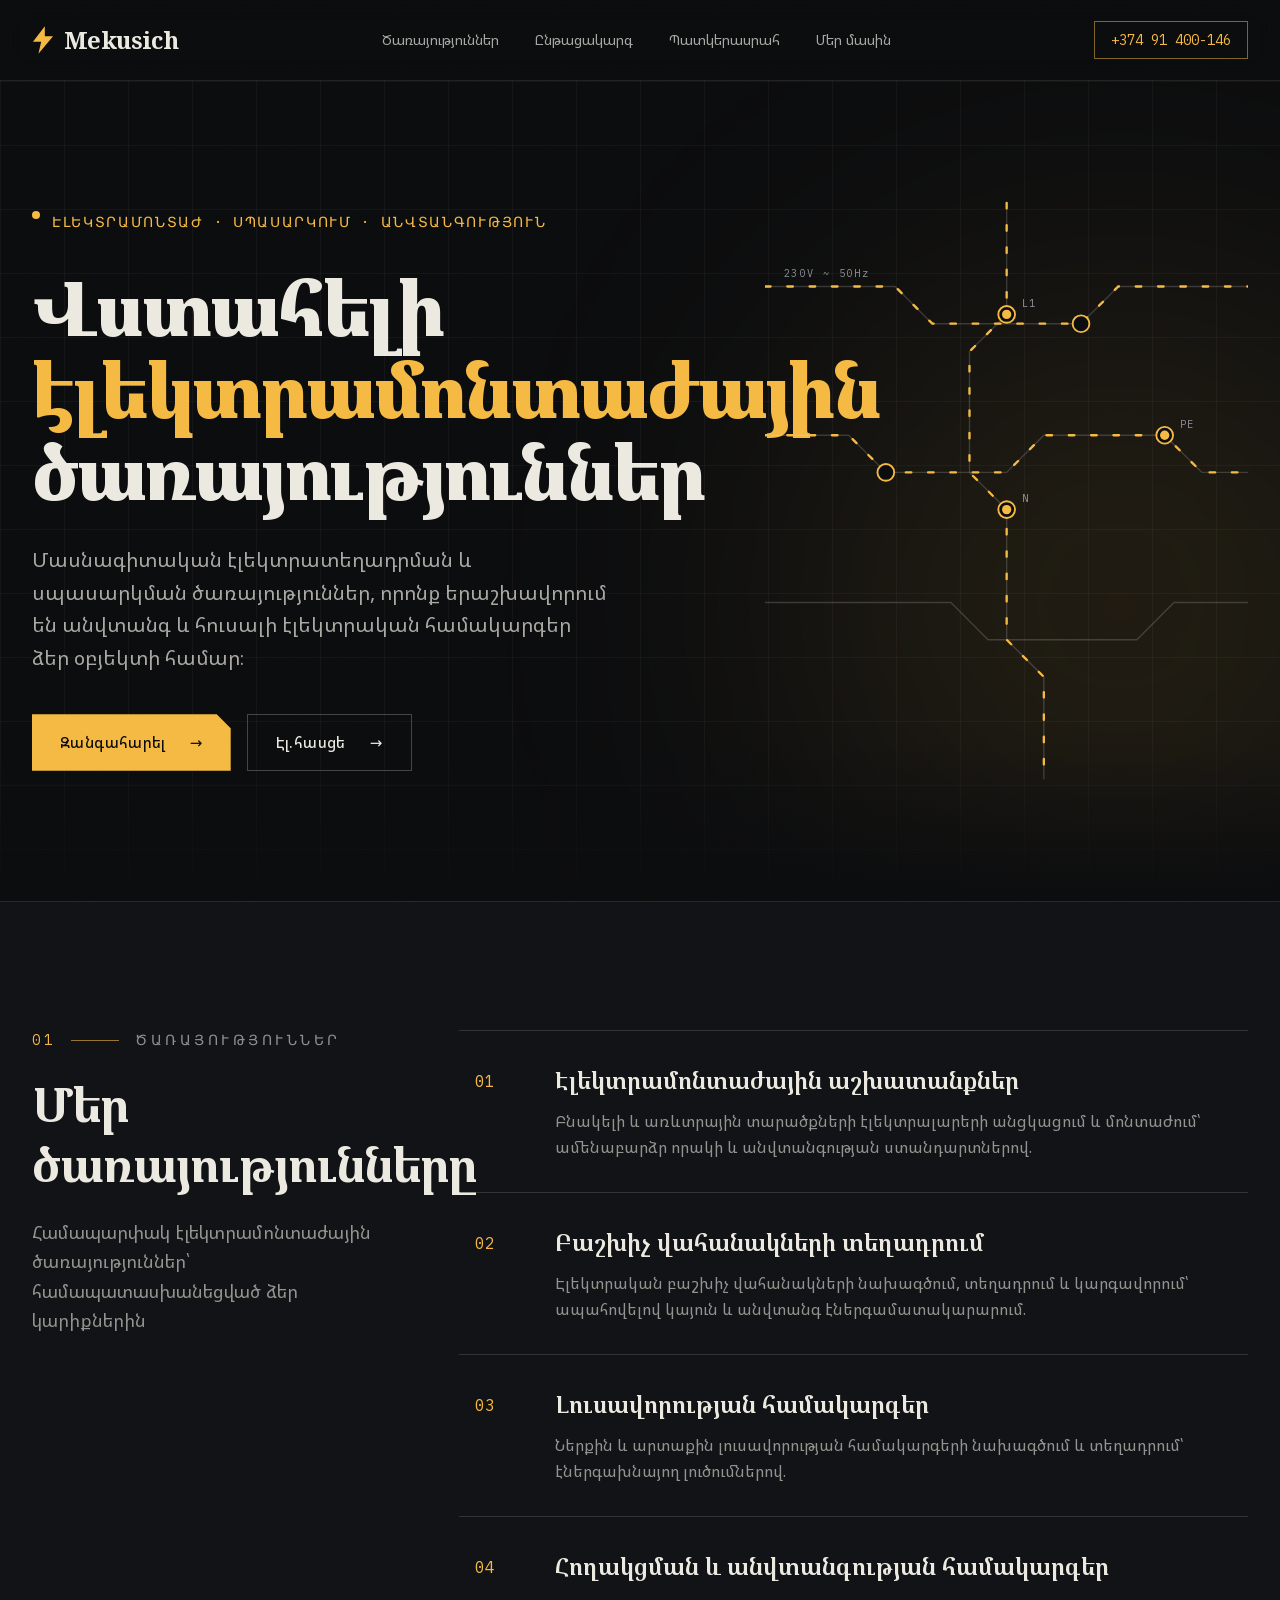
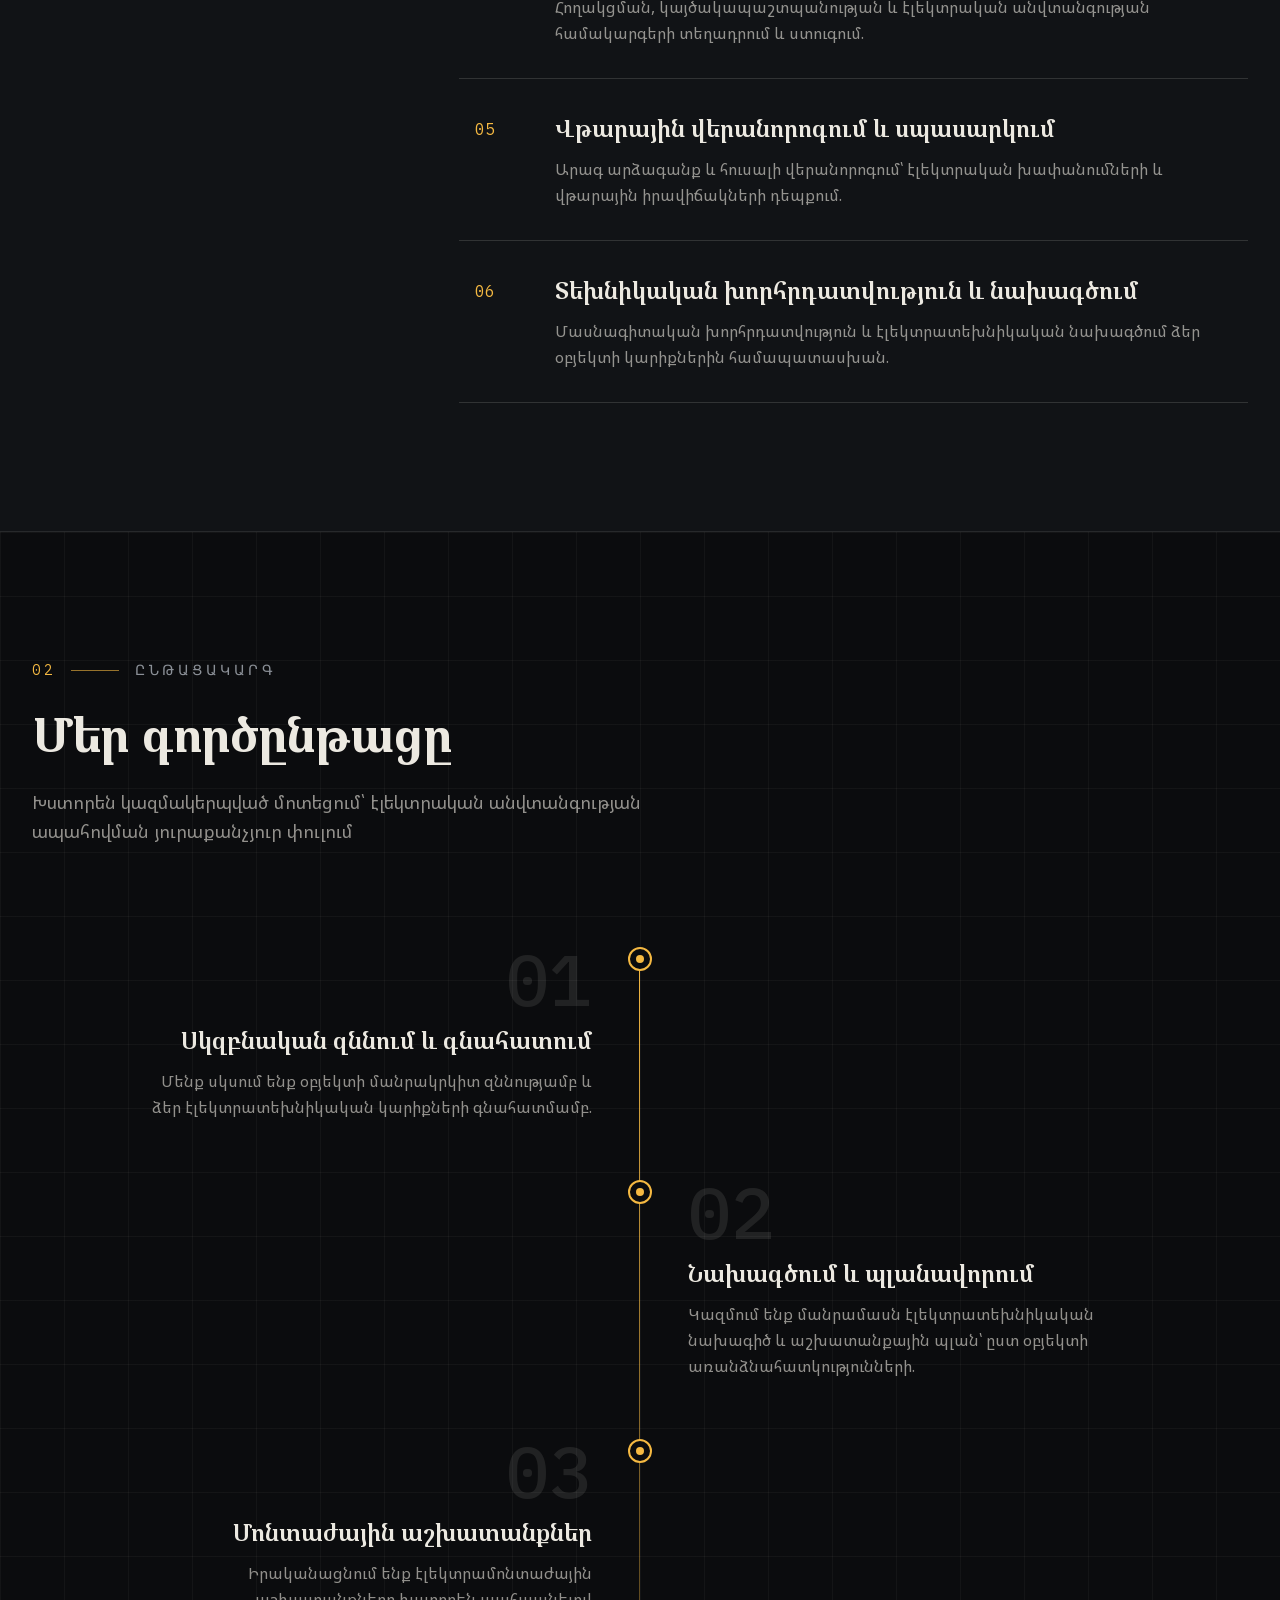
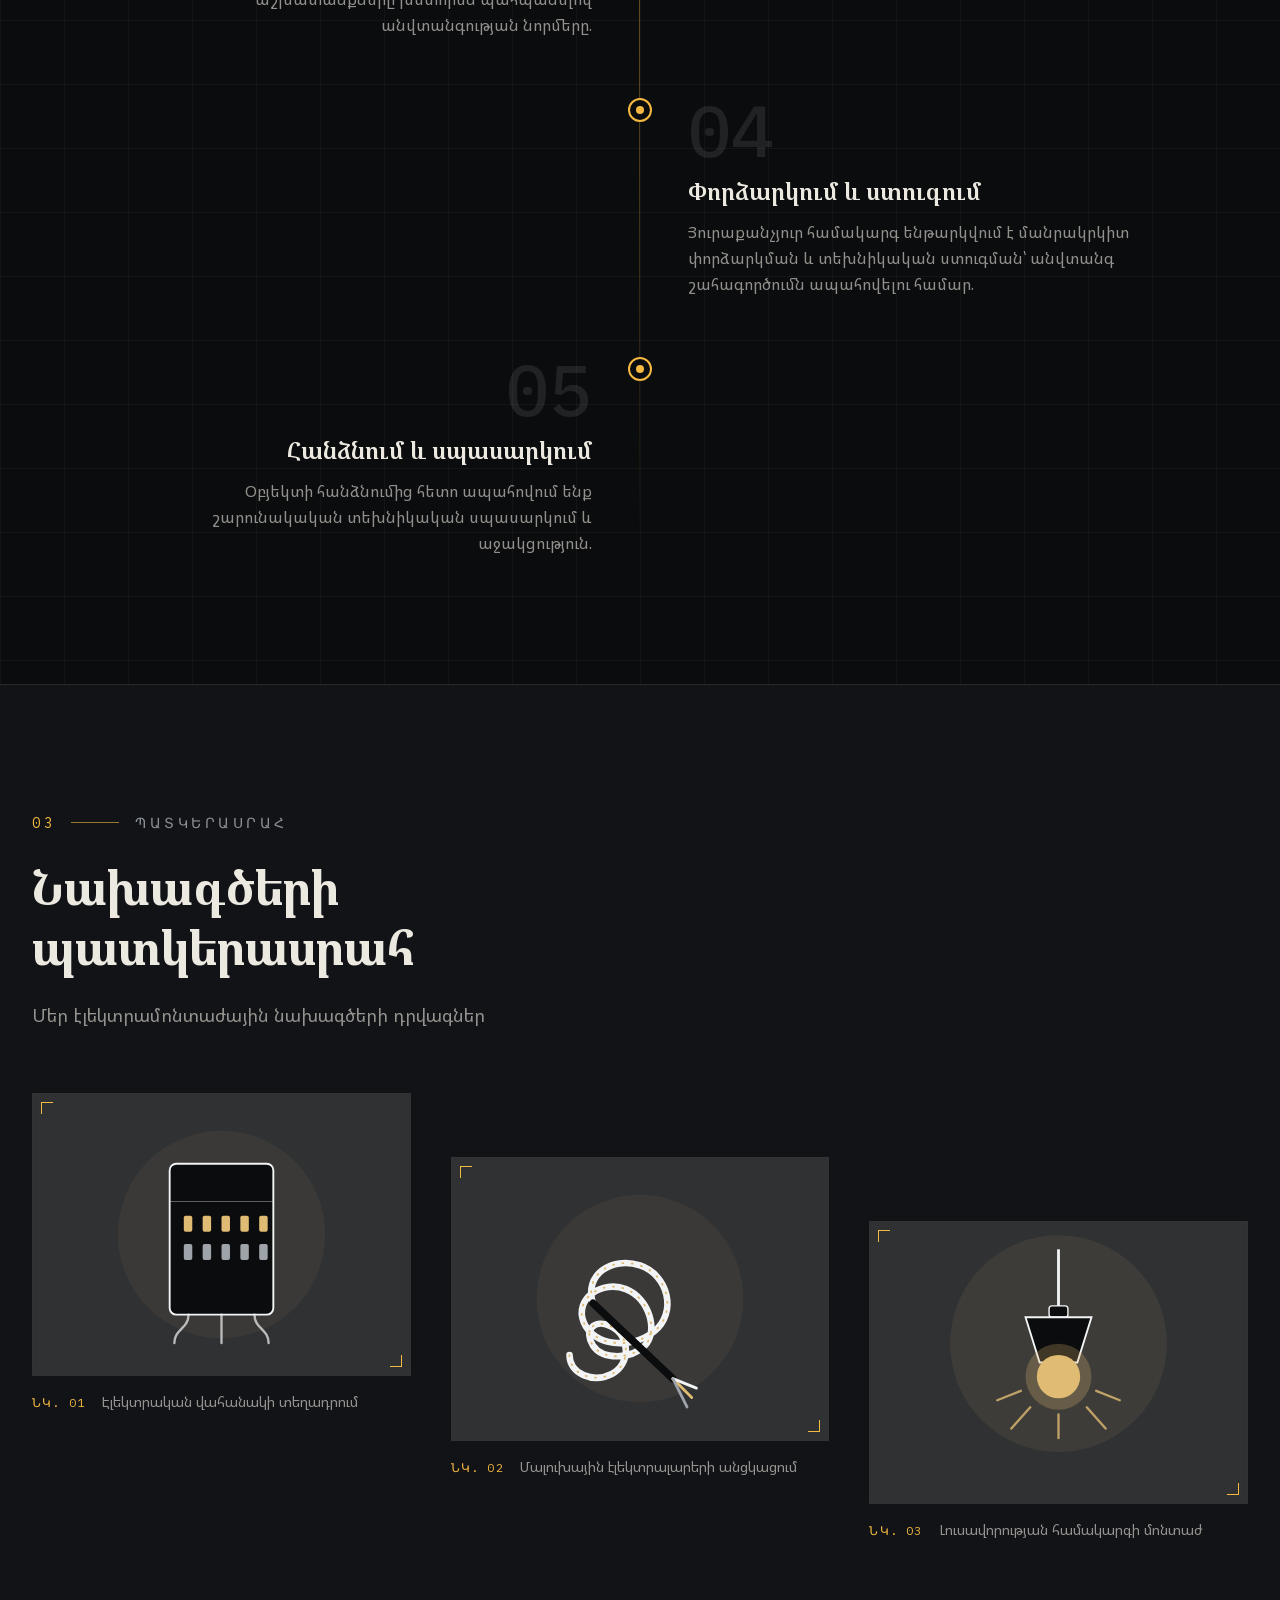
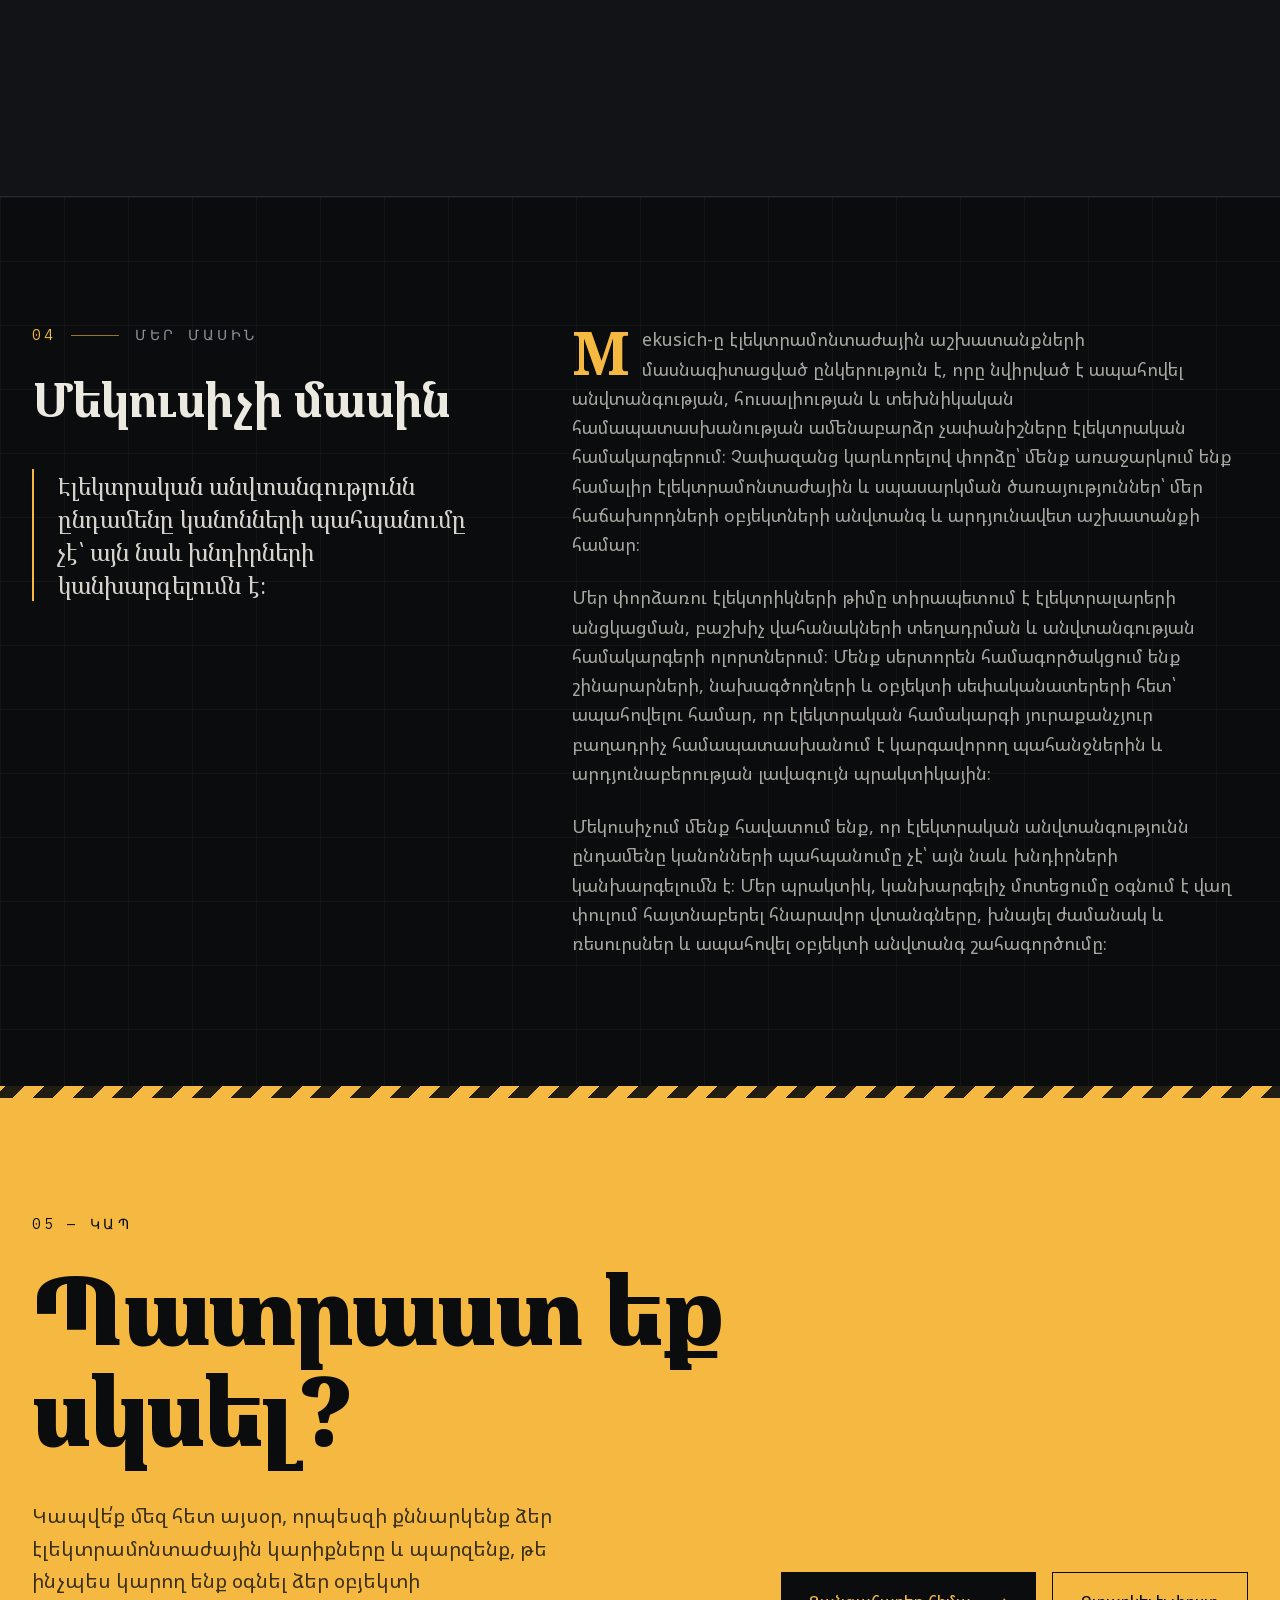
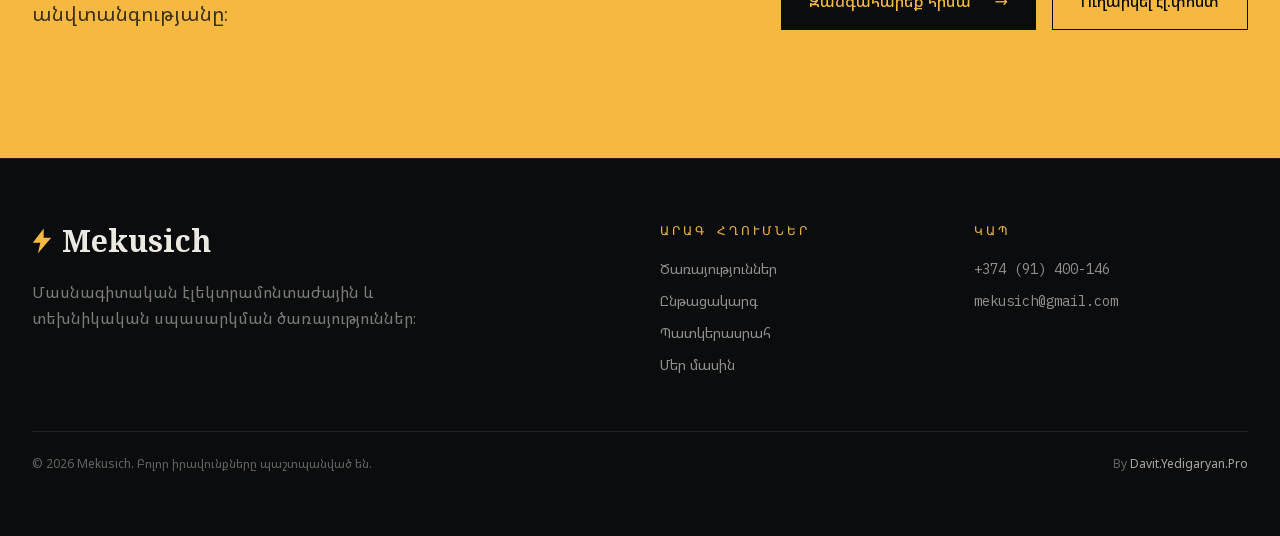
<file: index.html>
<!DOCTYPE html><!--OmpIPWmi_M_TiwivwRew7--><html lang="hy" class="noto_serif_armenian_438ae67a-module__O0XTrG__variable noto_sans_armenian_8b59fcb4-module__Tzt9Ya__variable ibm_plex_mono_c7acf9b1-module__c6m4ra__variable"><head><meta charSet="utf-8"/><meta name="viewport" content="width=device-width, initial-scale=1"/><link rel="preload" href="/_next/static/media/0632d2c19ff44cbe-s.p.ff2a2d10.woff2" as="font" crossorigin="" type="font/woff2"/><link rel="preload" href="/_next/static/media/2dfa23f74893c739-s.p.3ca22f0f.woff2" as="font" crossorigin="" type="font/woff2"/><link rel="preload" href="/_next/static/media/3c3a7e34b0535193-s.p.2a713802.woff2" as="font" crossorigin="" type="font/woff2"/><link rel="preload" href="/_next/static/media/4bbee4715c9988bf-s.p.646a3374.woff2" as="font" crossorigin="" type="font/woff2"/><link rel="preload" href="/_next/static/media/99e609270109b47d-s.p.64b9304e.woff2" as="font" crossorigin="" type="font/woff2"/><link rel="preload" href="/_next/static/media/effe91970fc4db64-s.p.19510058.woff2" as="font" crossorigin="" type="font/woff2"/><link rel="stylesheet" href="/_next/static/chunks/3d657509f740a969.css" data-precedence="next"/><link rel="preload" as="script" fetchPriority="low" href="/_next/static/chunks/c33d1971a7c5f9aa.js"/><script src="/_next/static/chunks/29bdd735087d69e6.js" async=""></script><script src="/_next/static/chunks/ff07fd46409b0e0a.js" async=""></script><script src="/_next/static/chunks/557be5c833d730fe.js" async=""></script><script src="/_next/static/chunks/turbopack-41a3fb62dd1ba537.js" async=""></script><script src="/_next/static/chunks/3f8ff96fa9023cf7.js" async=""></script><script src="/_next/static/chunks/ff1a16fafef87110.js" async=""></script><script src="/_next/static/chunks/247eb132b7f7b574.js" async=""></script><script src="/_next/static/chunks/8f2ac2a43b289ca1.js" async=""></script><meta name="next-size-adjust" content=""/><title>Mekusich — Էլեկտրամոնտաժային աշխատանքներ</title><meta name="description" content="Մասնագիտական էլեկտրամոնտաժային և էլեկտրատեղադրման ծառայություններ։ Ապահովում ենք անվտանգ, հուսալի և ստանդարտներին համապատասխան էլեկտրական համակարգեր ձեր օբյեկտի համար."/><meta name="keywords" content="էլեկտրամոնտաժային աշխատանքներ,էլեկտրատեղադրում,բաշխիչ վահանակներ,էլեկտրական անվտանգություն,էլեկտրիկի ծառայություններ"/><meta property="og:title" content="Mekusich — Էլեկտրամոնտաժային աշխատանքներ"/><meta property="og:description" content="Մասնագիտական էլեկտրամոնտաժային և էլեկտրատեղադրման ծառայություններ."/><meta property="og:type" content="website"/><meta name="twitter:card" content="summary"/><meta name="twitter:title" content="Mekusich — Էլեկտրամոնտաժային աշխատանքներ"/><meta name="twitter:description" content="Մասնագիտական էլեկտրամոնտաժային և էլեկտրատեղադրման ծառայություններ."/><script src="/_next/static/chunks/a6dad97d9634a72d.js" noModule=""></script></head><body class="antialiased"><div hidden=""><!--$--><!--/$--></div><header class="sticky top-0 z-50 bg-obsidian/75 backdrop-blur-md border-b border-bone/10"><div class="container mx-auto px-5 md:px-8 max-w-7xl"><nav class="flex items-center justify-between h-16 md:h-20" aria-label="Main navigation"><a class="flex items-center gap-2.5" aria-label="Mekusich" href="/"><svg width="22" height="28" viewBox="0 0 24 30" aria-hidden="true" class="flicker"><path d="M14 0L1 17h9l-3 13L23 11h-9L14 0Z" fill="#F5B942"></path></svg><span class="font-display text-2xl font-bold tracking-tight">Mekusich</span></a><div class="hidden md:flex items-center gap-9"><a href="#services" class="text-sm text-bone/70 hover:text-volt transition-colors focus:outline-none focus-visible:text-volt">Ծառայություններ</a><a href="#process" class="text-sm text-bone/70 hover:text-volt transition-colors focus:outline-none focus-visible:text-volt">Ընթացակարգ</a><a href="#gallery" class="text-sm text-bone/70 hover:text-volt transition-colors focus:outline-none focus-visible:text-volt">Պատկերասրահ</a><a href="#about" class="text-sm text-bone/70 hover:text-volt transition-colors focus:outline-none focus-visible:text-volt">Մեր մասին</a></div><a href="tel:+37491400146" class="font-mono text-sm px-4 py-2 border border-volt/50 text-volt hover:bg-volt hover:text-obsidian transition-colors focus:outline-none focus-visible:ring-2 focus-visible:ring-volt"><span class="hidden sm:inline">+374 91 400-146</span><span class="sm:hidden">Զանգ</span></a></nav></div></header><main><section id="home" class="relative min-h-[calc(100svh-4rem)] md:min-h-[calc(100svh-5rem)] flex items-center overflow-hidden bg-grid"><div class="pointer-events-none absolute -right-40 top-1/4 h-[640px] w-[640px] rounded-full bg-volt/10 blur-[140px]"></div><div class="pointer-events-none absolute inset-x-0 bottom-0 h-40 bg-gradient-to-t from-obsidian to-transparent"></div><div class="container relative mx-auto px-5 md:px-8 max-w-7xl py-16 md:py-24 grid grid-cols-[minmax(0,1fr)] lg:grid-cols-12 gap-10 items-center"><div class="lg:col-span-7"><p class="rise d1 font-mono text-xs md:text-sm tracking-[0.12em] uppercase text-volt mb-8 flex items-start gap-3 leading-relaxed"><span class="h-2 w-2 bg-volt node-pulse rounded-full"></span>Էլեկտրամոնտաժ · Սպասարկում · Անվտանգություն</p><h1 class="rise d2 font-display font-black text-[1.85rem] min-[400px]:text-[2.1rem] sm:text-6xl lg:text-[4.75rem] leading-[1.08] tracking-tight">Վստահելի<br/><span class="text-volt">էլեկտրամոնտաժային</span><br/>ծառայություններ</h1><p class="rise d3 mt-8 max-w-xl text-lg md:text-xl text-bone/70 leading-relaxed">Մասնագիտական էլեկտրատեղադրման և սպասարկման ծառայություններ, որոնք երաշխավորում են անվտանգ և հուսալի էլեկտրական համակարգեր ձեր օբյեկտի համար։</p><div class="rise d4 mt-10 flex flex-col sm:flex-row gap-4"><a href="tel:+37491400146" class="group relative inline-flex items-center justify-between gap-6 px-7 py-4 font-medium text-[15px] tracking-wide transition-all duration-300 focus:outline-none focus-visible:ring-2 focus-visible:ring-volt focus-visible:ring-offset-2 focus-visible:ring-offset-obsidian bg-volt text-obsidian hover:bg-bone [clip-path:polygon(0_0,calc(100%-14px)_0,100%_14px,100%_100%,0_100%)] "><span>Զանգահարել</span><span aria-hidden="true" class="transition-transform duration-300 group-hover:translate-x-1">→</span></a><a href="mailto:mekusich@gmail.com" class="group relative inline-flex items-center justify-between gap-6 px-7 py-4 font-medium text-[15px] tracking-wide transition-all duration-300 focus:outline-none focus-visible:ring-2 focus-visible:ring-volt focus-visible:ring-offset-2 focus-visible:ring-offset-obsidian border border-bone/25 text-bone hover:border-volt hover:text-volt "><span>Էլ.հասցե</span><span aria-hidden="true" class="transition-transform duration-300 group-hover:translate-x-1">→</span></a></div></div><div class="rise d3 lg:col-span-5 relative h-[360px] sm:h-[460px] lg:h-[600px] -mx-5 md:mx-0"><svg viewBox="0 0 520 620" class="w-full h-full" fill="none" aria-hidden="true" role="presentation"><g stroke="#ECE9E1" stroke-opacity="0.18" stroke-width="1.5"><path class="trace-path" d="M0 90 H140 L180 130 H340 L380 90 H520"></path><path class="trace-path" d="M0 250 H90 L130 290 H260 L300 250 H430 L470 290 H520"></path><path class="trace-path" d="M0 430 H200 L240 470 H400 L440 430 H520"></path><path class="trace-path" d="M260 0 V120 L220 160 V290 L260 330 V470 L300 510 V620"></path></g><g stroke="#F5B942" stroke-width="2.5" stroke-linecap="round"><path class="flow-path" d="M0 90 H140 L180 130 H340 L380 90 H520"></path><path class="flow-path" style="animation-delay:-.5s" d="M0 250 H90 L130 290 H260 L300 250 H430 L470 290 H520"></path><path class="flow-path" style="animation-delay:-1s" d="M260 0 V120 L220 160 V290 L260 330 V470 L300 510 V620"></path></g><g fill="#0B0C0E" stroke="#F5B942" stroke-width="2"><circle cx="260" cy="120" r="9"></circle><circle cx="260" cy="330" r="9"></circle><circle cx="130" cy="290" r="9"></circle><circle cx="430" cy="250" r="9"></circle><circle cx="340" cy="130" r="9"></circle></g><g fill="#F5B942"><circle class="node-pulse" cx="260" cy="120" r="5"></circle><circle class="node-pulse" style="animation-delay:.8s" cx="260" cy="330" r="5"></circle><circle class="node-pulse" style="animation-delay:1.6s" cx="430" cy="250" r="5"></circle></g><g font-family="var(--font-plex), monospace" font-size="11" fill="#8B9097" letter-spacing="2"><text x="276" y="112">L1</text><text x="276" y="322">N</text><text x="446" y="242">PE</text><text x="20" y="80">230V ~ 50Hz</text></g></svg></div></div></section><section id="services" class="relative py-20 md:py-32 bg-ink border-y border-bone/10"><div class="container mx-auto px-5 md:px-8 max-w-7xl"><div class="grid grid-cols-[minmax(0,1fr)] lg:grid-cols-12 gap-12 lg:gap-16"><div class="lg:col-span-4 lg:sticky lg:top-32 lg:self-start"><div class="reveal " style="--delay:0ms"><p class="font-mono text-xs md:text-sm tracking-[0.25em] uppercase text-volt flex items-center gap-4"><span>01</span><span class="h-px w-12 bg-volt/60"></span><span class="text-steel">Ծառայություններ</span></p><h2 class="mt-6 font-display font-bold text-4xl md:text-5xl leading-tight">Մեր ծառայությունները</h2><p class="mt-6 text-lg text-bone/60 leading-relaxed">Համապարփակ էլեկտրամոնտաժային ծառայություններ՝ համապատասխանեցված ձեր կարիքներին</p></div></div><ul class="lg:col-span-8 border-t border-bone/15"><li><div class="reveal " style="--delay:0ms"><div class="group relative grid grid-cols-[3.5rem_1fr] md:grid-cols-[5rem_1fr] gap-4 py-8 border-b border-bone/15 transition-colors duration-300 hover:bg-bone/[0.03]"><span class="absolute left-0 top-0 h-full w-[3px] bg-volt origin-top scale-y-0 transition-transform duration-300 group-hover:scale-y-100"></span><span class="pl-4 font-mono text-sm md:text-base text-volt pt-1.5">01</span><div class="pr-2 md:pr-6 transition-transform duration-300 group-hover:translate-x-2"><h3 class="font-display font-semibold text-xl md:text-2xl leading-snug">Էլեկտրամոնտաժային աշխատանքներ</h3><p class="mt-3 text-bone/60 leading-relaxed max-w-2xl">Բնակելի և առևտրային տարածքների էլեկտրալարերի անցկացում և մոնտաժում՝ ամենաբարձր որակի և անվտանգության ստանդարտներով.</p></div></div></div></li><li><div class="reveal " style="--delay:60ms"><div class="group relative grid grid-cols-[3.5rem_1fr] md:grid-cols-[5rem_1fr] gap-4 py-8 border-b border-bone/15 transition-colors duration-300 hover:bg-bone/[0.03]"><span class="absolute left-0 top-0 h-full w-[3px] bg-volt origin-top scale-y-0 transition-transform duration-300 group-hover:scale-y-100"></span><span class="pl-4 font-mono text-sm md:text-base text-volt pt-1.5">02</span><div class="pr-2 md:pr-6 transition-transform duration-300 group-hover:translate-x-2"><h3 class="font-display font-semibold text-xl md:text-2xl leading-snug">Բաշխիչ վահանակների տեղադրում</h3><p class="mt-3 text-bone/60 leading-relaxed max-w-2xl">Էլեկտրական բաշխիչ վահանակների նախագծում, տեղադրում և կարգավորում՝ ապահովելով կայուն և անվտանգ էներգամատակարարում.</p></div></div></div></li><li><div class="reveal " style="--delay:120ms"><div class="group relative grid grid-cols-[3.5rem_1fr] md:grid-cols-[5rem_1fr] gap-4 py-8 border-b border-bone/15 transition-colors duration-300 hover:bg-bone/[0.03]"><span class="absolute left-0 top-0 h-full w-[3px] bg-volt origin-top scale-y-0 transition-transform duration-300 group-hover:scale-y-100"></span><span class="pl-4 font-mono text-sm md:text-base text-volt pt-1.5">03</span><div class="pr-2 md:pr-6 transition-transform duration-300 group-hover:translate-x-2"><h3 class="font-display font-semibold text-xl md:text-2xl leading-snug">Լուսավորության համակարգեր</h3><p class="mt-3 text-bone/60 leading-relaxed max-w-2xl">Ներքին և արտաքին լուսավորության համակարգերի նախագծում և տեղադրում՝ էներգախնայող լուծումներով.</p></div></div></div></li><li><div class="reveal " style="--delay:180ms"><div class="group relative grid grid-cols-[3.5rem_1fr] md:grid-cols-[5rem_1fr] gap-4 py-8 border-b border-bone/15 transition-colors duration-300 hover:bg-bone/[0.03]"><span class="absolute left-0 top-0 h-full w-[3px] bg-volt origin-top scale-y-0 transition-transform duration-300 group-hover:scale-y-100"></span><span class="pl-4 font-mono text-sm md:text-base text-volt pt-1.5">04</span><div class="pr-2 md:pr-6 transition-transform duration-300 group-hover:translate-x-2"><h3 class="font-display font-semibold text-xl md:text-2xl leading-snug">Հողակցման և անվտանգության համակարգեր</h3><p class="mt-3 text-bone/60 leading-relaxed max-w-2xl">Հողակցման, կայծակապաշտպանության և էլեկտրական անվտանգության համակարգերի տեղադրում և ստուգում.</p></div></div></div></li><li><div class="reveal " style="--delay:240ms"><div class="group relative grid grid-cols-[3.5rem_1fr] md:grid-cols-[5rem_1fr] gap-4 py-8 border-b border-bone/15 transition-colors duration-300 hover:bg-bone/[0.03]"><span class="absolute left-0 top-0 h-full w-[3px] bg-volt origin-top scale-y-0 transition-transform duration-300 group-hover:scale-y-100"></span><span class="pl-4 font-mono text-sm md:text-base text-volt pt-1.5">05</span><div class="pr-2 md:pr-6 transition-transform duration-300 group-hover:translate-x-2"><h3 class="font-display font-semibold text-xl md:text-2xl leading-snug">Վթարային վերանորոգում և սպասարկում</h3><p class="mt-3 text-bone/60 leading-relaxed max-w-2xl">Արագ արձագանք և հուսալի վերանորոգում՝ էլեկտրական խափանումների և վթարային իրավիճակների դեպքում.</p></div></div></div></li><li><div class="reveal " style="--delay:300ms"><div class="group relative grid grid-cols-[3.5rem_1fr] md:grid-cols-[5rem_1fr] gap-4 py-8 border-b border-bone/15 transition-colors duration-300 hover:bg-bone/[0.03]"><span class="absolute left-0 top-0 h-full w-[3px] bg-volt origin-top scale-y-0 transition-transform duration-300 group-hover:scale-y-100"></span><span class="pl-4 font-mono text-sm md:text-base text-volt pt-1.5">06</span><div class="pr-2 md:pr-6 transition-transform duration-300 group-hover:translate-x-2"><h3 class="font-display font-semibold text-xl md:text-2xl leading-snug">Տեխնիկական խորհրդատվություն և նախագծում</h3><p class="mt-3 text-bone/60 leading-relaxed max-w-2xl">Մասնագիտական խորհրդատվություն և էլեկտրատեխնիկական նախագծում ձեր օբյեկտի կարիքներին համապատասխան.</p></div></div></div></li></ul></div></div></section><section id="process" class="relative py-20 md:py-32 bg-grid"><div class="container mx-auto px-5 md:px-8 max-w-7xl"><div class="reveal max-w-2xl" style="--delay:0ms"><p class="font-mono text-xs md:text-sm tracking-[0.25em] uppercase text-volt flex items-center gap-4"><span>02</span><span class="h-px w-12 bg-volt/60"></span><span class="text-steel">Ընթացակարգ</span></p><h2 class="mt-6 font-display font-bold text-4xl md:text-5xl leading-tight">Մեր գործընթացը</h2><p class="mt-6 text-lg text-bone/60 leading-relaxed">Խստորեն կազմակերպված մոտեցում՝ էլեկտրական անվտանգության ապահովման յուրաքանչյուր փուլում</p></div><ol class="relative mt-16 md:mt-24 ml-3 md:ml-0"><span class="absolute left-[11px] md:left-1/2 md:-translate-x-px top-2 bottom-2 w-px bg-gradient-to-b from-volt via-volt/40 to-transparent"></span><li class="relative pb-14 last:pb-0 pl-12 md:pl-0 md:grid md:grid-cols-2 md:gap-24"><span class="absolute left-0 md:left-1/2 md:-translate-x-1/2 top-1 h-6 w-6 rounded-full border-2 border-volt bg-obsidian grid place-items-center"><span class="h-2 w-2 rounded-full bg-volt"></span></span><div class="reveal md:text-right md:col-start-1" style="--delay:80ms"><span class="font-mono text-6xl md:text-7xl font-medium text-bone/10 leading-none">01</span><h3 class="mt-2 font-display font-semibold text-2xl leading-snug">Սկզբնական զննում և գնահատում</h3><p class="mt-3 text-bone/60 leading-relaxed md:ml-auto max-w-md">Մենք սկսում ենք օբյեկտի մանրակրկիտ զննությամբ և ձեր էլեկտրատեխնիկական կարիքների գնահատմամբ.</p></div></li><li class="relative pb-14 last:pb-0 pl-12 md:pl-0 md:grid md:grid-cols-2 md:gap-24"><span class="absolute left-0 md:left-1/2 md:-translate-x-1/2 top-1 h-6 w-6 rounded-full border-2 border-volt bg-obsidian grid place-items-center"><span class="h-2 w-2 rounded-full bg-volt"></span></span><div class="reveal md:col-start-2" style="--delay:80ms"><span class="font-mono text-6xl md:text-7xl font-medium text-bone/10 leading-none">02</span><h3 class="mt-2 font-display font-semibold text-2xl leading-snug">Նախագծում և պլանավորում</h3><p class="mt-3 text-bone/60 leading-relaxed  max-w-md">Կազմում ենք մանրամասն էլեկտրատեխնիկական նախագիծ և աշխատանքային պլան՝ ըստ օբյեկտի առանձնահատկությունների.</p></div></li><li class="relative pb-14 last:pb-0 pl-12 md:pl-0 md:grid md:grid-cols-2 md:gap-24"><span class="absolute left-0 md:left-1/2 md:-translate-x-1/2 top-1 h-6 w-6 rounded-full border-2 border-volt bg-obsidian grid place-items-center"><span class="h-2 w-2 rounded-full bg-volt"></span></span><div class="reveal md:text-right md:col-start-1" style="--delay:80ms"><span class="font-mono text-6xl md:text-7xl font-medium text-bone/10 leading-none">03</span><h3 class="mt-2 font-display font-semibold text-2xl leading-snug">Մոնտաժային աշխատանքներ</h3><p class="mt-3 text-bone/60 leading-relaxed md:ml-auto max-w-md">Իրականացնում ենք էլեկտրամոնտաժային աշխատանքները խստորեն պահպանելով անվտանգության նորմերը.</p></div></li><li class="relative pb-14 last:pb-0 pl-12 md:pl-0 md:grid md:grid-cols-2 md:gap-24"><span class="absolute left-0 md:left-1/2 md:-translate-x-1/2 top-1 h-6 w-6 rounded-full border-2 border-volt bg-obsidian grid place-items-center"><span class="h-2 w-2 rounded-full bg-volt"></span></span><div class="reveal md:col-start-2" style="--delay:80ms"><span class="font-mono text-6xl md:text-7xl font-medium text-bone/10 leading-none">04</span><h3 class="mt-2 font-display font-semibold text-2xl leading-snug">Փորձարկում և ստուգում</h3><p class="mt-3 text-bone/60 leading-relaxed  max-w-md">Յուրաքանչյուր համակարգ ենթարկվում է մանրակրկիտ փորձարկման և տեխնիկական ստուգման՝ անվտանգ շահագործումն ապահովելու համար.</p></div></li><li class="relative pb-14 last:pb-0 pl-12 md:pl-0 md:grid md:grid-cols-2 md:gap-24"><span class="absolute left-0 md:left-1/2 md:-translate-x-1/2 top-1 h-6 w-6 rounded-full border-2 border-volt bg-obsidian grid place-items-center"><span class="h-2 w-2 rounded-full bg-volt"></span></span><div class="reveal md:text-right md:col-start-1" style="--delay:80ms"><span class="font-mono text-6xl md:text-7xl font-medium text-bone/10 leading-none">05</span><h3 class="mt-2 font-display font-semibold text-2xl leading-snug">Հանձնում և սպասարկում</h3><p class="mt-3 text-bone/60 leading-relaxed md:ml-auto max-w-md">Օբյեկտի հանձնումից հետո ապահովում ենք շարունակական տեխնիկական սպասարկում և աջակցություն.</p></div></li></ol></div></section><section id="gallery" class="relative py-20 md:py-32 bg-ink border-y border-bone/10 overflow-hidden"><div class="container mx-auto px-5 md:px-8 max-w-7xl"><div class="reveal max-w-2xl" style="--delay:0ms"><p class="font-mono text-xs md:text-sm tracking-[0.25em] uppercase text-volt flex items-center gap-4"><span>03</span><span class="h-px w-12 bg-volt/60"></span><span class="text-steel">Պատկերասրահ</span></p><h2 class="mt-6 font-display font-bold text-4xl md:text-5xl leading-tight">Նախագծերի պատկերասրահ</h2><p class="mt-6 text-lg text-bone/60">Մեր էլեկտրամոնտաժային նախագծերի դրվագներ</p></div><div class="mt-16 grid grid-cols-1 md:grid-cols-3 gap-8 lg:gap-10 pb-0 lg:pb-32"><div class="reveal lg:mt-0" style="--delay:0ms"><figure class="group"><div class="relative aspect-[4/3] overflow-hidden border border-bone/15 group-hover:border-volt transition-colors duration-300"><span class="absolute left-2 top-2 h-3 w-3 border-l border-t border-volt z-10"></span><span class="absolute right-2 bottom-2 h-3 w-3 border-r border-b border-volt z-10"></span><img src="/gallery/1.svg" alt="Էլեկտրական վահանակի տեղադրում" loading="lazy" class="h-full w-full object-cover grayscale-[40%] transition duration-700 group-hover:scale-105 group-hover:grayscale-0"/></div><figcaption class="mt-4 flex gap-4 items-baseline"><span class="font-mono text-xs tracking-widest text-volt">ՆԿ. <!-- -->01</span><span class="text-sm text-bone/60">Էլեկտրական վահանակի տեղադրում</span></figcaption></figure></div><div class="reveal lg:mt-16" style="--delay:120ms"><figure class="group"><div class="relative aspect-[4/3] overflow-hidden border border-bone/15 group-hover:border-volt transition-colors duration-300"><span class="absolute left-2 top-2 h-3 w-3 border-l border-t border-volt z-10"></span><span class="absolute right-2 bottom-2 h-3 w-3 border-r border-b border-volt z-10"></span><img src="/gallery/2.svg" alt="Մալուխային էլեկտրալարերի անցկացում" loading="lazy" class="h-full w-full object-cover grayscale-[40%] transition duration-700 group-hover:scale-105 group-hover:grayscale-0"/></div><figcaption class="mt-4 flex gap-4 items-baseline"><span class="font-mono text-xs tracking-widest text-volt">ՆԿ. <!-- -->02</span><span class="text-sm text-bone/60">Մալուխային էլեկտրալարերի անցկացում</span></figcaption></figure></div><div class="reveal lg:mt-32" style="--delay:240ms"><figure class="group"><div class="relative aspect-[4/3] overflow-hidden border border-bone/15 group-hover:border-volt transition-colors duration-300"><span class="absolute left-2 top-2 h-3 w-3 border-l border-t border-volt z-10"></span><span class="absolute right-2 bottom-2 h-3 w-3 border-r border-b border-volt z-10"></span><img src="/gallery/3.svg" alt="Լուսավորության համակարգի մոնտաժ" loading="lazy" class="h-full w-full object-cover grayscale-[40%] transition duration-700 group-hover:scale-105 group-hover:grayscale-0"/></div><figcaption class="mt-4 flex gap-4 items-baseline"><span class="font-mono text-xs tracking-widest text-volt">ՆԿ. <!-- -->03</span><span class="text-sm text-bone/60">Լուսավորության համակարգի մոնտաժ</span></figcaption></figure></div></div></div></section><section id="about" class="relative py-20 md:py-32 bg-grid"><div class="container mx-auto px-5 md:px-8 max-w-7xl"><div class="grid grid-cols-[minmax(0,1fr)] lg:grid-cols-12 gap-12 lg:gap-20"><div class="reveal lg:col-span-5" style="--delay:0ms"><p class="font-mono text-xs md:text-sm tracking-[0.25em] uppercase text-volt flex items-center gap-4"><span>04</span><span class="h-px w-12 bg-volt/60"></span><span class="text-steel">Մեր մասին</span></p><h2 class="mt-6 font-display font-bold text-4xl md:text-5xl leading-tight">Մեկուսիչի մասին</h2><blockquote class="mt-10 border-l-2 border-volt pl-6 font-display text-xl md:text-2xl leading-snug text-bone/90">Էլեկտրական անվտանգությունն ընդամենը կանոնների պահպանումը չէ՝ այն նաև խնդիրների կանխարգելումն է։</blockquote></div><div class="lg:col-span-7 space-y-6 text-lg text-bone/70 leading-relaxed"><div class="reveal " style="--delay:80ms"><p class="md:first-letter:font-display md:first-letter:text-6xl md:first-letter:font-bold md:first-letter:text-volt md:first-letter:float-left md:first-letter:mr-3 md:first-letter:leading-[0.9]">Mekusich-ը էլեկտրամոնտաժային աշխատանքների մասնագիտացված ընկերություն է, որը նվիրված է ապահովել անվտանգության, հուսալիության և տեխնիկական համապատասխանության ամենաբարձր չափանիշները էլեկտրական համակարգերում։ Չափազանց կարևորելով փորձը՝ մենք առաջարկում ենք համալիր էլեկտրամոնտաժային և սպասարկման ծառայություններ՝ մեր հաճախորդների օբյեկտների անվտանգ և արդյունավետ աշխատանքի համար։</p></div><div class="reveal " style="--delay:160ms"><p>Մեր փորձառու էլեկտրիկների թիմը տիրապետում է էլեկտրալարերի անցկացման, բաշխիչ վահանակների տեղադրման և անվտանգության համակարգերի ոլորտներում։ Մենք սերտորեն համագործակցում ենք շինարարների, նախագծողների և օբյեկտի սեփականատերերի հետ՝ ապահովելու համար, որ էլեկտրական համակարգի յուրաքանչյուր բաղադրիչ համապատասխանում է կարգավորող պահանջներին և արդյունաբերության լավագույն պրակտիկային։</p></div><div class="reveal " style="--delay:240ms"><p>Մեկուսիչում մենք հավատում ենք, որ էլեկտրական անվտանգությունն ընդամենը կանոնների պահպանումը չէ՝ այն նաև խնդիրների կանխարգելումն է։ Մեր պրակտիկ, կանխարգելիչ մոտեցումը օգնում է վաղ փուլում հայտնաբերել հնարավոր վտանգները, խնայել ժամանակ և ռեսուրսներ և ապահովել օբյեկտի անվտանգ շահագործումը։</p></div></div></div></div></section><section id="contact" class="relative py-20 md:py-32 bg-volt text-obsidian overflow-hidden"><div class="container mx-auto px-5 md:px-8 max-w-7xl"><div aria-hidden="true" class="absolute inset-x-0 top-0 h-3 opacity-90" style="background-image:repeating-linear-gradient(-45deg, #0B0C0E 0 14px, transparent 14px 28px)"></div><div class="reveal relative" style="--delay:0ms"><p class="font-mono text-xs md:text-sm tracking-[0.25em] uppercase mb-6">05 — Կապ</p><h2 class="font-display font-black text-5xl md:text-7xl lg:text-8xl leading-[1.05] tracking-tight max-w-4xl">Պատրաստ եք սկսել?</h2><div class="mt-10 grid lg:grid-cols-2 gap-10 items-end"><p class="text-lg md:text-xl leading-relaxed text-obsidian/80 max-w-xl">Կապվե՛ք մեզ հետ այսօր, որպեսզի քննարկենք ձեր էլեկտրամոնտաժային կարիքները և պարզենք, թե ինչպես կարող ենք օգնել ձեր օբյեկտի անվտանգությանը։</p><div class="flex flex-col sm:flex-row gap-4 lg:justify-end"><a href="tel:+37491400146" class="group inline-flex items-center justify-between gap-6 bg-obsidian text-volt px-7 py-4 font-medium hover:bg-granite transition-colors focus:outline-none focus-visible:ring-2 focus-visible:ring-obsidian focus-visible:ring-offset-2 focus-visible:ring-offset-volt"><span>Զանգահարեք հիմա</span><span aria-hidden="true" class="transition-transform group-hover:translate-x-1">→</span></a><a href="mailto:mekusich@gmail.com" class="inline-flex items-center justify-center border border-obsidian px-7 py-4 font-medium hover:bg-obsidian hover:text-volt transition-colors focus:outline-none focus-visible:ring-2 focus-visible:ring-obsidian focus-visible:ring-offset-2 focus-visible:ring-offset-volt">Ուղարկել էլ.փոստ</a></div></div></div></div></section><!--$--><!--/$--></main><footer class="bg-obsidian border-t border-bone/10"><div class="container mx-auto px-5 md:px-8 max-w-7xl py-16"><div class="grid grid-cols-1 md:grid-cols-12 gap-10"><div class="md:col-span-5"><div class="flex items-center gap-2.5"><svg width="20" height="26" viewBox="0 0 24 30" aria-hidden="true"><path d="M14 0L1 17h9l-3 13L23 11h-9L14 0Z" fill="#F5B942"></path></svg><span class="font-display text-3xl font-bold">Mekusich</span></div><p class="mt-5 text-bone/50 max-w-sm leading-relaxed">Մասնագիտական էլեկտրամոնտաժային և տեխնիկական սպասարկման ծառայություններ։</p></div><div class="md:col-span-3 md:col-start-7"><h3 class="font-mono text-xs tracking-[0.25em] uppercase text-volt mb-5">Արագ հղումներ</h3><ul class="space-y-3 text-sm"><li><a href="#services" class="text-bone/60 hover:text-volt transition-colors">Ծառայություններ</a></li><li><a href="#process" class="text-bone/60 hover:text-volt transition-colors">Ընթացակարգ</a></li><li><a href="#gallery" class="text-bone/60 hover:text-volt transition-colors">Պատկերասրահ</a></li><li><a href="#about" class="text-bone/60 hover:text-volt transition-colors">Մեր մասին</a></li></ul></div><div class="md:col-span-3"><h3 class="font-mono text-xs tracking-[0.25em] uppercase text-volt mb-5">Կապ</h3><ul class="space-y-3 text-sm font-mono text-bone/60"><li><a href="tel:+37491400146" class="hover:text-volt transition-colors">+374 (91) 400-146</a></li><li><a href="mailto:mekusich@gmail.com" class="hover:text-volt transition-colors">mekusich@gmail.com</a></li></ul></div></div><div class="mt-14 pt-6 border-t border-bone/10 flex flex-col md:flex-row gap-2 justify-between text-xs text-bone/40"><p>© <!-- -->2026<!-- --> Mekusich. Բոլոր իրավունքները պաշտպանված են.</p><p>By<!-- --> <a class="text-bone/70 hover:text-volt transition-colors" href="https://davit.yedigaryan.pro" target="_blank" rel="noopener noreferrer">Davit.Yedigaryan.Pro</a></p></div></div></footer><script src="/_next/static/chunks/c33d1971a7c5f9aa.js" id="_R_" async=""></script><script>(self.__next_f=self.__next_f||[]).push([0])</script><script>self.__next_f.push([1,"1:\"$Sreact.fragment\"\n2:I[22016,[\"/_next/static/chunks/3f8ff96fa9023cf7.js\"],\"\"]\n3:I[39756,[\"/_next/static/chunks/ff1a16fafef87110.js\",\"/_next/static/chunks/247eb132b7f7b574.js\"],\"default\"]\n4:I[37457,[\"/_next/static/chunks/ff1a16fafef87110.js\",\"/_next/static/chunks/247eb132b7f7b574.js\"],\"default\"]\nd:I[68027,[\"/_next/static/chunks/ff1a16fafef87110.js\",\"/_next/static/chunks/247eb132b7f7b574.js\"],\"default\"]\n:HL[\"/_next/static/chunks/3d657509f740a969.css\",\"style\"]\n:HL[\"/_next/static/media/0632d2c19ff44cbe-s.p.ff2a2d10.woff2\",\"font\",{\"crossOrigin\":\"\",\"type\":\"font/woff2\"}]\n:HL[\"/_next/static/media/2dfa23f74893c739-s.p.3ca22f0f.woff2\",\"font\",{\"crossOrigin\":\"\",\"type\":\"font/woff2\"}]\n:HL[\"/_next/static/media/3c3a7e34b0535193-s.p.2a713802.woff2\",\"font\",{\"crossOrigin\":\"\",\"type\":\"font/woff2\"}]\n:HL[\"/_next/static/media/4bbee4715c9988bf-s.p.646a3374.woff2\",\"font\",{\"crossOrigin\":\"\",\"type\":\"font/woff2\"}]\n:HL[\"/_next/static/media/99e609270109b47d-s.p.64b9304e.woff2\",\"font\",{\"crossOrigin\":\"\",\"type\":\"font/woff2\"}]\n:HL[\"/_next/static/media/effe91970fc4db64-s.p.19510058.woff2\",\"font\",{\"crossOrigin\":\"\",\"type\":\"font/woff2\"}]\n"])</script><script>self.__next_f.push([1,"0:{\"P\":null,\"b\":\"OmpIPWmi_M-TiwivwRew7\",\"c\":[\"\",\"\"],\"q\":\"\",\"i\":false,\"f\":[[[\"\",{\"children\":[\"__PAGE__\",{}]},\"$undefined\",\"$undefined\",true],[[\"$\",\"$1\",\"c\",{\"children\":[[[\"$\",\"link\",\"0\",{\"rel\":\"stylesheet\",\"href\":\"/_next/static/chunks/3d657509f740a969.css\",\"precedence\":\"next\",\"crossOrigin\":\"$undefined\",\"nonce\":\"$undefined\"}],[\"$\",\"script\",\"script-0\",{\"src\":\"/_next/static/chunks/3f8ff96fa9023cf7.js\",\"async\":true,\"nonce\":\"$undefined\"}]],[\"$\",\"html\",null,{\"lang\":\"hy\",\"className\":\"noto_serif_armenian_438ae67a-module__O0XTrG__variable noto_sans_armenian_8b59fcb4-module__Tzt9Ya__variable ibm_plex_mono_c7acf9b1-module__c6m4ra__variable\",\"children\":[\"$\",\"body\",null,{\"className\":\"antialiased\",\"children\":[[\"$\",\"header\",null,{\"className\":\"sticky top-0 z-50 bg-obsidian/75 backdrop-blur-md border-b border-bone/10\",\"children\":[\"$\",\"div\",null,{\"className\":\"container mx-auto px-5 md:px-8 max-w-7xl\",\"children\":[\"$\",\"nav\",null,{\"className\":\"flex items-center justify-between h-16 md:h-20\",\"aria-label\":\"Main navigation\",\"children\":[[\"$\",\"$L2\",null,{\"href\":\"/\",\"className\":\"flex items-center gap-2.5\",\"aria-label\":\"Mekusich\",\"children\":[[\"$\",\"svg\",null,{\"width\":\"22\",\"height\":\"28\",\"viewBox\":\"0 0 24 30\",\"aria-hidden\":true,\"className\":\"flicker\",\"children\":[\"$\",\"path\",null,{\"d\":\"M14 0L1 17h9l-3 13L23 11h-9L14 0Z\",\"fill\":\"#F5B942\"}]}],[\"$\",\"span\",null,{\"className\":\"font-display text-2xl font-bold tracking-tight\",\"children\":\"Mekusich\"}]]}],[\"$\",\"div\",null,{\"className\":\"hidden md:flex items-center gap-9\",\"children\":[[\"$\",\"a\",\"#services\",{\"href\":\"#services\",\"className\":\"text-sm text-bone/70 hover:text-volt transition-colors focus:outline-none focus-visible:text-volt\",\"children\":\"Ծառայություններ\"}],[\"$\",\"a\",\"#process\",{\"href\":\"#process\",\"className\":\"text-sm text-bone/70 hover:text-volt transition-colors focus:outline-none focus-visible:text-volt\",\"children\":\"Ընթացակարգ\"}],[\"$\",\"a\",\"#gallery\",{\"href\":\"#gallery\",\"className\":\"text-sm text-bone/70 hover:text-volt transition-colors focus:outline-none focus-visible:text-volt\",\"children\":\"Պատկերասրահ\"}],[\"$\",\"a\",\"#about\",{\"href\":\"#about\",\"className\":\"text-sm text-bone/70 hover:text-volt transition-colors focus:outline-none focus-visible:text-volt\",\"children\":\"Մեր մասին\"}]]}],[\"$\",\"a\",null,{\"href\":\"tel:+37491400146\",\"className\":\"font-mono text-sm px-4 py-2 border border-volt/50 text-volt hover:bg-volt hover:text-obsidian transition-colors focus:outline-none focus-visible:ring-2 focus-visible:ring-volt\",\"children\":[[\"$\",\"span\",null,{\"className\":\"hidden sm:inline\",\"children\":\"+374 91 400-146\"}],[\"$\",\"span\",null,{\"className\":\"sm:hidden\",\"children\":\"Զանգ\"}]]}]]}]}]}],[\"$\",\"main\",null,{\"children\":[\"$\",\"$L3\",null,{\"parallelRouterKey\":\"children\",\"error\":\"$undefined\",\"errorStyles\":\"$undefined\",\"errorScripts\":\"$undefined\",\"template\":[\"$\",\"$L4\",null,{}],\"templateStyles\":\"$undefined\",\"templateScripts\":\"$undefined\",\"notFound\":[[[\"$\",\"title\",null,{\"children\":\"404: This page could not be found.\"}],[\"$\",\"div\",null,{\"style\":{\"fontFamily\":\"system-ui,\\\"Segoe UI\\\",Roboto,Helvetica,Arial,sans-serif,\\\"Apple Color Emoji\\\",\\\"Segoe UI Emoji\\\"\",\"height\":\"100vh\",\"textAlign\":\"center\",\"display\":\"flex\",\"flexDirection\":\"column\",\"alignItems\":\"center\",\"justifyContent\":\"center\"},\"children\":[\"$\",\"div\",null,{\"children\":[[\"$\",\"style\",null,{\"dangerouslySetInnerHTML\":{\"__html\":\"body{color:#000;background:#fff;margin:0}.next-error-h1{border-right:1px solid rgba(0,0,0,.3)}@media (prefers-color-scheme:dark){body{color:#fff;background:#000}.next-error-h1{border-right:1px solid rgba(255,255,255,.3)}}\"}}],[\"$\",\"h1\",null,{\"className\":\"next-error-h1\",\"style\":{\"display\":\"inline-block\",\"margin\":\"0 20px 0 0\",\"padding\":\"0 23px 0 0\",\"fontSize\":24,\"fontWeight\":500,\"verticalAlign\":\"top\",\"lineHeight\":\"49px\"},\"children\":404}],[\"$\",\"div\",null,{\"style\":{\"display\":\"inline-block\"},\"children\":[\"$\",\"h2\",null,{\"style\":{\"fontSize\":14,\"fontWeight\":400,\"lineHeight\":\"49px\",\"margin\":0},\"children\":\"This page could not be found.\"}]}]]}]}]],[]],\"forbidden\":\"$undefined\",\"unauthorized\":\"$undefined\"}]}],[\"$\",\"footer\",null,{\"className\":\"bg-obsidian border-t border-bone/10\",\"children\":[\"$\",\"div\",null,{\"className\":\"container mx-auto px-5 md:px-8 max-w-7xl py-16\",\"children\":[[\"$\",\"div\",null,{\"className\":\"grid grid-cols-1 md:grid-cols-12 gap-10\",\"children\":[[\"$\",\"div\",null,{\"className\":\"md:col-span-5\",\"children\":[[\"$\",\"div\",null,{\"className\":\"flex items-center gap-2.5\",\"children\":[\"$L5\",\"$L6\"]}],\"$L7\"]}],\"$L8\",\"$L9\"]}],\"$La\"]}]}]]}]}]]}],{\"children\":[\"$Lb\",{},null,false,false]},null,false,false],\"$Lc\",false]],\"m\":\"$undefined\",\"G\":[\"$d\",[]],\"s\":false,\"S\":true}\n"])</script><script>self.__next_f.push([1,"18:I[97367,[\"/_next/static/chunks/ff1a16fafef87110.js\",\"/_next/static/chunks/247eb132b7f7b574.js\"],\"ViewportBoundary\"]\n1a:I[97367,[\"/_next/static/chunks/ff1a16fafef87110.js\",\"/_next/static/chunks/247eb132b7f7b574.js\"],\"MetadataBoundary\"]\n1b:\"$Sreact.suspense\"\n5:[\"$\",\"svg\",null,{\"width\":\"20\",\"height\":\"26\",\"viewBox\":\"0 0 24 30\",\"aria-hidden\":true,\"children\":[\"$\",\"path\",null,{\"d\":\"M14 0L1 17h9l-3 13L23 11h-9L14 0Z\",\"fill\":\"#F5B942\"}]}]\n6:[\"$\",\"span\",null,{\"className\":\"font-display text-3xl font-bold\",\"children\":\"Mekusich\"}]\n7:[\"$\",\"p\",null,{\"className\":\"mt-5 text-bone/50 max-w-sm leading-relaxed\",\"children\":\"Մասնագիտական էլեկտրամոնտաժային և տեխնիկական սպասարկման ծառայություններ։\"}]\n8:[\"$\",\"div\",null,{\"className\":\"md:col-span-3 md:col-start-7\",\"children\":[[\"$\",\"h3\",null,{\"className\":\"font-mono text-xs tracking-[0.25em] uppercase text-volt mb-5\",\"children\":\"Արագ հղումներ\"}],[\"$\",\"ul\",null,{\"className\":\"space-y-3 text-sm\",\"children\":[[\"$\",\"li\",\"#services\",{\"children\":[\"$\",\"a\",null,{\"href\":\"#services\",\"className\":\"text-bone/60 hover:text-volt transition-colors\",\"children\":\"Ծառայություններ\"}]}],[\"$\",\"li\",\"#process\",{\"children\":[\"$\",\"a\",null,{\"href\":\"#process\",\"className\":\"text-bone/60 hover:text-volt transition-colors\",\"children\":\"Ընթացակարգ\"}]}],[\"$\",\"li\",\"#gallery\",{\"children\":[\"$\",\"a\",null,{\"href\":\"#gallery\",\"className\":\"text-bone/60 hover:text-volt transition-colors\",\"children\":\"Պատկերասրահ\"}]}],[\"$\",\"li\",\"#about\",{\"children\":[\"$\",\"a\",null,{\"href\":\"#about\",\"className\":\"text-bone/60 hover:text-volt transition-colors\",\"children\":\"Մեր մասին\"}]}]]}]]}]\n9:[\"$\",\"div\",null,{\"className\":\"md:col-span-3\",\"children\":[[\"$\",\"h3\",null,{\"className\":\"font-mono text-xs tracking-[0.25em] uppercase text-volt mb-5\",\"children\":\"Կապ\"}],[\"$\",\"ul\",null,{\"className\":\"space-y-3 text-sm font-mono text-bone/60\",\"children\":[[\"$\",\"li\",null,{\"children\":[\"$\",\"a\",null,{\"href\":\"tel:+37491400146\",\"className\":\"hover:text-volt transition-colors\",\"children\":\"+374 (91) 400-146\"}]}],[\"$\",\"li\",null,{\"children\":[\"$\",\"a\",null,{\"href\":\"mailto:mekusich@gmail.com\",\"className\":\"hover:text-volt transition-colors\",\"children\":\"mekusich@gmail.com\"}]}]]}]]}]\na:[\"$\",\"div\",null,{\"className\":\"mt-14 pt-6 border-t border-bone/10 flex flex-col md:flex-row gap-2 justify-between text-xs text-bone/40\",\"children\":[[\"$\",\"p\",null,{\"children\":[\"© \",2026,\" Mekusich. Բոլոր իրավունքները պաշտպանված են.\"]}],[\"$\",\"p\",null,{\"children\":[\"By\",\" \",[\"$\",\"a\",null,{\"className\":\"text-bone/70 hover:text-volt transition-colors\",\"href\":\"https://davit.yedigaryan.pro\",\"target\":\"_blank\",\"rel\":\"noopener noreferrer\",\"children\":\"Davit.Yedigaryan.Pro\"}]]}]]}]\n"])</script><script>self.__next_f.push([1,"b:[\"$\",\"$1\",\"c\",{\"children\":[[[\"$\",\"section\",null,{\"id\":\"home\",\"className\":\"relative min-h-[calc(100svh-4rem)] md:min-h-[calc(100svh-5rem)] flex items-center overflow-hidden bg-grid\",\"children\":[[\"$\",\"div\",null,{\"className\":\"pointer-events-none absolute -right-40 top-1/4 h-[640px] w-[640px] rounded-full bg-volt/10 blur-[140px]\"}],[\"$\",\"div\",null,{\"className\":\"pointer-events-none absolute inset-x-0 bottom-0 h-40 bg-gradient-to-t from-obsidian to-transparent\"}],[\"$\",\"div\",null,{\"className\":\"container relative mx-auto px-5 md:px-8 max-w-7xl py-16 md:py-24 grid grid-cols-[minmax(0,1fr)] lg:grid-cols-12 gap-10 items-center\",\"children\":[[\"$\",\"div\",null,{\"className\":\"lg:col-span-7\",\"children\":[[\"$\",\"p\",null,{\"className\":\"rise d1 font-mono text-xs md:text-sm tracking-[0.12em] uppercase text-volt mb-8 flex items-start gap-3 leading-relaxed\",\"children\":[[\"$\",\"span\",null,{\"className\":\"h-2 w-2 bg-volt node-pulse rounded-full\"}],\"Էլեկտրամոնտաժ · Սպասարկում · Անվտանգություն\"]}],[\"$\",\"h1\",null,{\"className\":\"rise d2 font-display font-black text-[1.85rem] min-[400px]:text-[2.1rem] sm:text-6xl lg:text-[4.75rem] leading-[1.08] tracking-tight\",\"children\":[\"Վստահելի\",[\"$\",\"br\",null,{}],[\"$\",\"span\",null,{\"className\":\"text-volt\",\"children\":\"էլեկտրամոնտաժային\"}],[\"$\",\"br\",null,{}],\"ծառայություններ\"]}],[\"$\",\"p\",null,{\"className\":\"rise d3 mt-8 max-w-xl text-lg md:text-xl text-bone/70 leading-relaxed\",\"children\":\"Մասնագիտական էլեկտրատեղադրման և սպասարկման ծառայություններ, որոնք երաշխավորում են անվտանգ և հուսալի էլեկտրական համակարգեր ձեր օբյեկտի համար։\"}],[\"$\",\"div\",null,{\"className\":\"rise d4 mt-10 flex flex-col sm:flex-row gap-4\",\"children\":[[\"$\",\"a\",null,{\"href\":\"tel:+37491400146\",\"className\":\"group relative inline-flex items-center justify-between gap-6 px-7 py-4 font-medium text-[15px] tracking-wide transition-all duration-300 focus:outline-none focus-visible:ring-2 focus-visible:ring-volt focus-visible:ring-offset-2 focus-visible:ring-offset-obsidian bg-volt text-obsidian hover:bg-bone [clip-path:polygon(0_0,calc(100%-14px)_0,100%_14px,100%_100%,0_100%)] \",\"children\":[[\"$\",\"span\",null,{\"children\":\"Զանգահարել\"}],[\"$\",\"span\",null,{\"aria-hidden\":true,\"className\":\"transition-transform duration-300 group-hover:translate-x-1\",\"children\":\"→\"}]]}],[\"$\",\"a\",null,{\"href\":\"mailto:mekusich@gmail.com\",\"className\":\"group relative inline-flex items-center justify-between gap-6 px-7 py-4 font-medium text-[15px] tracking-wide transition-all duration-300 focus:outline-none focus-visible:ring-2 focus-visible:ring-volt focus-visible:ring-offset-2 focus-visible:ring-offset-obsidian border border-bone/25 text-bone hover:border-volt hover:text-volt \",\"children\":[[\"$\",\"span\",null,{\"children\":\"Էլ.հասցե\"}],[\"$\",\"span\",null,{\"aria-hidden\":true,\"className\":\"transition-transform duration-300 group-hover:translate-x-1\",\"children\":\"→\"}]]}]]}]]}],[\"$\",\"div\",null,{\"className\":\"rise d3 lg:col-span-5 relative h-[360px] sm:h-[460px] lg:h-[600px] -mx-5 md:mx-0\",\"children\":[\"$\",\"svg\",null,{\"viewBox\":\"0 0 520 620\",\"className\":\"w-full h-full\",\"fill\":\"none\",\"aria-hidden\":true,\"role\":\"presentation\",\"children\":[[\"$\",\"g\",null,{\"stroke\":\"#ECE9E1\",\"strokeOpacity\":\"0.18\",\"strokeWidth\":\"1.5\",\"children\":[[\"$\",\"path\",null,{\"className\":\"trace-path\",\"d\":\"M0 90 H140 L180 130 H340 L380 90 H520\"}],[\"$\",\"path\",null,{\"className\":\"trace-path\",\"d\":\"M0 250 H90 L130 290 H260 L300 250 H430 L470 290 H520\"}],[\"$\",\"path\",null,{\"className\":\"trace-path\",\"d\":\"M0 430 H200 L240 470 H400 L440 430 H520\"}],[\"$\",\"path\",null,{\"className\":\"trace-path\",\"d\":\"M260 0 V120 L220 160 V290 L260 330 V470 L300 510 V620\"}]]}],[\"$\",\"g\",null,{\"stroke\":\"#F5B942\",\"strokeWidth\":\"2.5\",\"strokeLinecap\":\"round\",\"children\":[[\"$\",\"path\",null,{\"className\":\"flow-path\",\"d\":\"M0 90 H140 L180 130 H340 L380 90 H520\"}],[\"$\",\"path\",null,{\"className\":\"flow-path\",\"style\":{\"animationDelay\":\"-.5s\"},\"d\":\"M0 250 H90 L130 290 H260 L300 250 H430 L470 290 H520\"}],[\"$\",\"path\",null,{\"className\":\"flow-path\",\"style\":{\"animationDelay\":\"-1s\"},\"d\":\"M260 0 V120 L220 160 V290 L260 330 V470 L300 510 V620\"}]]}],\"$Le\",\"$Lf\",\"$L10\"]}]}]]}]]}],\"$L11\",\"$L12\",\"$L13\",\"$L14\",\"$L15\"],[\"$L16\"],\"$L17\"]}]\n"])</script><script>self.__next_f.push([1,"c:[\"$\",\"$1\",\"h\",{\"children\":[null,[\"$\",\"$L18\",null,{\"children\":\"$@19\"}],[\"$\",\"div\",null,{\"hidden\":true,\"children\":[\"$\",\"$L1a\",null,{\"children\":[\"$\",\"$1b\",null,{\"name\":\"Next.Metadata\",\"children\":\"$@1c\"}]}]}],[\"$\",\"meta\",null,{\"name\":\"next-size-adjust\",\"content\":\"\"}]]}]\n"])</script><script>self.__next_f.push([1,"1d:I[13872,[\"/_next/static/chunks/3f8ff96fa9023cf7.js\",\"/_next/static/chunks/8f2ac2a43b289ca1.js\"],\"default\"]\n25:I[97367,[\"/_next/static/chunks/ff1a16fafef87110.js\",\"/_next/static/chunks/247eb132b7f7b574.js\"],\"OutletBoundary\"]\ne:[\"$\",\"g\",null,{\"fill\":\"#0B0C0E\",\"stroke\":\"#F5B942\",\"strokeWidth\":\"2\",\"children\":[[\"$\",\"circle\",null,{\"cx\":\"260\",\"cy\":\"120\",\"r\":\"9\"}],[\"$\",\"circle\",null,{\"cx\":\"260\",\"cy\":\"330\",\"r\":\"9\"}],[\"$\",\"circle\",null,{\"cx\":\"130\",\"cy\":\"290\",\"r\":\"9\"}],[\"$\",\"circle\",null,{\"cx\":\"430\",\"cy\":\"250\",\"r\":\"9\"}],[\"$\",\"circle\",null,{\"cx\":\"340\",\"cy\":\"130\",\"r\":\"9\"}]]}]\nf:[\"$\",\"g\",null,{\"fill\":\"#F5B942\",\"children\":[[\"$\",\"circle\",null,{\"className\":\"node-pulse\",\"cx\":\"260\",\"cy\":\"120\",\"r\":\"5\"}],[\"$\",\"circle\",null,{\"className\":\"node-pulse\",\"style\":{\"animationDelay\":\".8s\"},\"cx\":\"260\",\"cy\":\"330\",\"r\":\"5\"}],[\"$\",\"circle\",null,{\"className\":\"node-pulse\",\"style\":{\"animationDelay\":\"1.6s\"},\"cx\":\"430\",\"cy\":\"250\",\"r\":\"5\"}]]}]\n10:[\"$\",\"g\",null,{\"fontFamily\":\"var(--font-plex), monospace\",\"fontSize\":\"11\",\"fill\":\"#8B9097\",\"letterSpacing\":\"2\",\"children\":[[\"$\",\"text\",null,{\"x\":\"276\",\"y\":\"112\",\"children\":\"L1\"}],[\"$\",\"text\",null,{\"x\":\"276\",\"y\":\"322\",\"children\":\"N\"}],[\"$\",\"text\",null,{\"x\":\"446\",\"y\":\"242\",\"children\":\"PE\"}],[\"$\",\"text\",null,{\"x\":\"20\",\"y\":\"80\",\"children\":\"230V ~ 50Hz\"}]]}]\n"])</script><script>self.__next_f.push([1,"11:[\"$\",\"section\",null,{\"id\":\"services\",\"className\":\"relative py-20 md:py-32 bg-ink border-y border-bone/10\",\"children\":[\"$\",\"div\",null,{\"className\":\"container mx-auto px-5 md:px-8 max-w-7xl\",\"children\":[\"$\",\"div\",null,{\"className\":\"grid grid-cols-[minmax(0,1fr)] lg:grid-cols-12 gap-12 lg:gap-16\",\"children\":[[\"$\",\"div\",null,{\"className\":\"lg:col-span-4 lg:sticky lg:top-32 lg:self-start\",\"children\":[\"$\",\"$L1d\",null,{\"children\":[[\"$\",\"p\",null,{\"className\":\"font-mono text-xs md:text-sm tracking-[0.25em] uppercase text-volt flex items-center gap-4\",\"children\":[[\"$\",\"span\",null,{\"children\":\"01\"}],[\"$\",\"span\",null,{\"className\":\"h-px w-12 bg-volt/60\"}],[\"$\",\"span\",null,{\"className\":\"text-steel\",\"children\":\"Ծառայություններ\"}]]}],[\"$\",\"h2\",null,{\"className\":\"mt-6 font-display font-bold text-4xl md:text-5xl leading-tight\",\"children\":\"Մեր ծառայությունները\"}],[\"$\",\"p\",null,{\"className\":\"mt-6 text-lg text-bone/60 leading-relaxed\",\"children\":\"Համապարփակ էլեկտրամոնտաժային ծառայություններ՝ համապատասխանեցված ձեր կարիքներին\"}]]}]}],[\"$\",\"ul\",null,{\"className\":\"lg:col-span-8 border-t border-bone/15\",\"children\":[[\"$\",\"li\",\"Էլեկտրամոնտաժային աշխատանքներ\",{\"children\":[\"$\",\"$L1d\",null,{\"delay\":0,\"children\":[\"$\",\"div\",null,{\"className\":\"group relative grid grid-cols-[3.5rem_1fr] md:grid-cols-[5rem_1fr] gap-4 py-8 border-b border-bone/15 transition-colors duration-300 hover:bg-bone/[0.03]\",\"children\":[[\"$\",\"span\",null,{\"className\":\"absolute left-0 top-0 h-full w-[3px] bg-volt origin-top scale-y-0 transition-transform duration-300 group-hover:scale-y-100\"}],[\"$\",\"span\",null,{\"className\":\"pl-4 font-mono text-sm md:text-base text-volt pt-1.5\",\"children\":\"01\"}],[\"$\",\"div\",null,{\"className\":\"pr-2 md:pr-6 transition-transform duration-300 group-hover:translate-x-2\",\"children\":[[\"$\",\"h3\",null,{\"className\":\"font-display font-semibold text-xl md:text-2xl leading-snug\",\"children\":\"Էլեկտրամոնտաժային աշխատանքներ\"}],[\"$\",\"p\",null,{\"className\":\"mt-3 text-bone/60 leading-relaxed max-w-2xl\",\"children\":\"Բնակելի և առևտրային տարածքների էլեկտրալարերի անցկացում և մոնտաժում՝ ամենաբարձր որակի և անվտանգության ստանդարտներով.\"}]]}]]}]}]}],[\"$\",\"li\",\"Բաշխիչ վահանակների տեղադրում\",{\"children\":[\"$\",\"$L1d\",null,{\"delay\":60,\"children\":[\"$\",\"div\",null,{\"className\":\"group relative grid grid-cols-[3.5rem_1fr] md:grid-cols-[5rem_1fr] gap-4 py-8 border-b border-bone/15 transition-colors duration-300 hover:bg-bone/[0.03]\",\"children\":[[\"$\",\"span\",null,{\"className\":\"absolute left-0 top-0 h-full w-[3px] bg-volt origin-top scale-y-0 transition-transform duration-300 group-hover:scale-y-100\"}],[\"$\",\"span\",null,{\"className\":\"pl-4 font-mono text-sm md:text-base text-volt pt-1.5\",\"children\":\"02\"}],[\"$\",\"div\",null,{\"className\":\"pr-2 md:pr-6 transition-transform duration-300 group-hover:translate-x-2\",\"children\":[[\"$\",\"h3\",null,{\"className\":\"font-display font-semibold text-xl md:text-2xl leading-snug\",\"children\":\"Բաշխիչ վահանակների տեղադրում\"}],[\"$\",\"p\",null,{\"className\":\"mt-3 text-bone/60 leading-relaxed max-w-2xl\",\"children\":\"Էլեկտրական բաշխիչ վահանակների նախագծում, տեղադրում և կարգավորում՝ ապահովելով կայուն և անվտանգ էներգամատակարարում.\"}]]}]]}]}]}],[\"$\",\"li\",\"Լուսավորության համակարգեր\",{\"children\":[\"$\",\"$L1d\",null,{\"delay\":120,\"children\":[\"$\",\"div\",null,{\"className\":\"group relative grid grid-cols-[3.5rem_1fr] md:grid-cols-[5rem_1fr] gap-4 py-8 border-b border-bone/15 transition-colors duration-300 hover:bg-bone/[0.03]\",\"children\":[[\"$\",\"span\",null,{\"className\":\"absolute left-0 top-0 h-full w-[3px] bg-volt origin-top scale-y-0 transition-transform duration-300 group-hover:scale-y-100\"}],[\"$\",\"span\",null,{\"className\":\"pl-4 font-mono text-sm md:text-base text-volt pt-1.5\",\"children\":\"03\"}],[\"$\",\"div\",null,{\"className\":\"pr-2 md:pr-6 transition-transform duration-300 group-hover:translate-x-2\",\"children\":[[\"$\",\"h3\",null,{\"className\":\"font-display font-semibold text-xl md:text-2xl leading-snug\",\"children\":\"Լուսավորության համակարգեր\"}],\"$L1e\"]}]]}]}]}],\"$L1f\",\"$L20\",\"$L21\"]}]]}]}]}]\n"])</script><script>self.__next_f.push([1,"12:[\"$\",\"section\",null,{\"id\":\"process\",\"className\":\"relative py-20 md:py-32 bg-grid\",\"children\":[\"$\",\"div\",null,{\"className\":\"container mx-auto px-5 md:px-8 max-w-7xl\",\"children\":[[\"$\",\"$L1d\",null,{\"className\":\"max-w-2xl\",\"children\":[[\"$\",\"p\",null,{\"className\":\"font-mono text-xs md:text-sm tracking-[0.25em] uppercase text-volt flex items-center gap-4\",\"children\":[[\"$\",\"span\",null,{\"children\":\"02\"}],[\"$\",\"span\",null,{\"className\":\"h-px w-12 bg-volt/60\"}],[\"$\",\"span\",null,{\"className\":\"text-steel\",\"children\":\"Ընթացակարգ\"}]]}],[\"$\",\"h2\",null,{\"className\":\"mt-6 font-display font-bold text-4xl md:text-5xl leading-tight\",\"children\":\"Մեր գործընթացը\"}],[\"$\",\"p\",null,{\"className\":\"mt-6 text-lg text-bone/60 leading-relaxed\",\"children\":\"Խստորեն կազմակերպված մոտեցում՝ էլեկտրական անվտանգության ապահովման յուրաքանչյուր փուլում\"}]]}],[\"$\",\"ol\",null,{\"className\":\"relative mt-16 md:mt-24 ml-3 md:ml-0\",\"children\":[[\"$\",\"span\",null,{\"className\":\"absolute left-[11px] md:left-1/2 md:-translate-x-px top-2 bottom-2 w-px bg-gradient-to-b from-volt via-volt/40 to-transparent\"}],[[\"$\",\"li\",\"Սկզբնական զննում և գնահատում\",{\"className\":\"relative pb-14 last:pb-0 pl-12 md:pl-0 md:grid md:grid-cols-2 md:gap-24\",\"children\":[[\"$\",\"span\",null,{\"className\":\"absolute left-0 md:left-1/2 md:-translate-x-1/2 top-1 h-6 w-6 rounded-full border-2 border-volt bg-obsidian grid place-items-center\",\"children\":[\"$\",\"span\",null,{\"className\":\"h-2 w-2 rounded-full bg-volt\"}]}],[\"$\",\"$L1d\",null,{\"delay\":80,\"className\":\"md:text-right md:col-start-1\",\"children\":[[\"$\",\"span\",null,{\"className\":\"font-mono text-6xl md:text-7xl font-medium text-bone/10 leading-none\",\"children\":\"01\"}],[\"$\",\"h3\",null,{\"className\":\"mt-2 font-display font-semibold text-2xl leading-snug\",\"children\":\"Սկզբնական զննում և գնահատում\"}],[\"$\",\"p\",null,{\"className\":\"mt-3 text-bone/60 leading-relaxed md:ml-auto max-w-md\",\"children\":\"Մենք սկսում ենք օբյեկտի մանրակրկիտ զննությամբ և ձեր էլեկտրատեխնիկական կարիքների գնահատմամբ.\"}]]}]]}],[\"$\",\"li\",\"Նախագծում և պլանավորում\",{\"className\":\"relative pb-14 last:pb-0 pl-12 md:pl-0 md:grid md:grid-cols-2 md:gap-24\",\"children\":[[\"$\",\"span\",null,{\"className\":\"absolute left-0 md:left-1/2 md:-translate-x-1/2 top-1 h-6 w-6 rounded-full border-2 border-volt bg-obsidian grid place-items-center\",\"children\":[\"$\",\"span\",null,{\"className\":\"h-2 w-2 rounded-full bg-volt\"}]}],[\"$\",\"$L1d\",null,{\"delay\":80,\"className\":\"md:col-start-2\",\"children\":[[\"$\",\"span\",null,{\"className\":\"font-mono text-6xl md:text-7xl font-medium text-bone/10 leading-none\",\"children\":\"02\"}],[\"$\",\"h3\",null,{\"className\":\"mt-2 font-display font-semibold text-2xl leading-snug\",\"children\":\"Նախագծում և պլանավորում\"}],[\"$\",\"p\",null,{\"className\":\"mt-3 text-bone/60 leading-relaxed  max-w-md\",\"children\":\"Կազմում ենք մանրամասն էլեկտրատեխնիկական նախագիծ և աշխատանքային պլան՝ ըստ օբյեկտի առանձնահատկությունների.\"}]]}]]}],[\"$\",\"li\",\"Մոնտաժային աշխատանքներ\",{\"className\":\"relative pb-14 last:pb-0 pl-12 md:pl-0 md:grid md:grid-cols-2 md:gap-24\",\"children\":[[\"$\",\"span\",null,{\"className\":\"absolute left-0 md:left-1/2 md:-translate-x-1/2 top-1 h-6 w-6 rounded-full border-2 border-volt bg-obsidian grid place-items-center\",\"children\":[\"$\",\"span\",null,{\"className\":\"h-2 w-2 rounded-full bg-volt\"}]}],[\"$\",\"$L1d\",null,{\"delay\":80,\"className\":\"md:text-right md:col-start-1\",\"children\":[[\"$\",\"span\",null,{\"className\":\"font-mono text-6xl md:text-7xl font-medium text-bone/10 leading-none\",\"children\":\"03\"}],[\"$\",\"h3\",null,{\"className\":\"mt-2 font-display font-semibold text-2xl leading-snug\",\"children\":\"Մոնտաժային աշխատանքներ\"}],[\"$\",\"p\",null,{\"className\":\"mt-3 text-bone/60 leading-relaxed md:ml-auto max-w-md\",\"children\":\"Իրականացնում ենք էլեկտրամոնտաժային աշխատանքները խստորեն պահպանելով անվտանգության նորմերը.\"}]]}]]}],[\"$\",\"li\",\"Փորձարկում և ստուգում\",{\"className\":\"relative pb-14 last:pb-0 pl-12 md:pl-0 md:grid md:grid-cols-2 md:gap-24\",\"children\":[[\"$\",\"span\",null,{\"className\":\"absolute left-0 md:left-1/2 md:-translate-x-1/2 top-1 h-6 w-6 rounded-full border-2 border-volt bg-obsidian grid place-items-center\",\"children\":\"$L22\"}],\"$L23\"]}],\"$L24\"]]}]]}]}]\n"])</script><script>self.__next_f.push([1,"13:[\"$\",\"section\",null,{\"id\":\"gallery\",\"className\":\"relative py-20 md:py-32 bg-ink border-y border-bone/10 overflow-hidden\",\"children\":[\"$\",\"div\",null,{\"className\":\"container mx-auto px-5 md:px-8 max-w-7xl\",\"children\":[[\"$\",\"$L1d\",null,{\"className\":\"max-w-2xl\",\"children\":[[\"$\",\"p\",null,{\"className\":\"font-mono text-xs md:text-sm tracking-[0.25em] uppercase text-volt flex items-center gap-4\",\"children\":[[\"$\",\"span\",null,{\"children\":\"03\"}],[\"$\",\"span\",null,{\"className\":\"h-px w-12 bg-volt/60\"}],[\"$\",\"span\",null,{\"className\":\"text-steel\",\"children\":\"Պատկերասրահ\"}]]}],[\"$\",\"h2\",null,{\"className\":\"mt-6 font-display font-bold text-4xl md:text-5xl leading-tight\",\"children\":\"Նախագծերի պատկերասրահ\"}],[\"$\",\"p\",null,{\"className\":\"mt-6 text-lg text-bone/60\",\"children\":\"Մեր էլեկտրամոնտաժային նախագծերի դրվագներ\"}]]}],[\"$\",\"div\",null,{\"className\":\"mt-16 grid grid-cols-1 md:grid-cols-3 gap-8 lg:gap-10 pb-0 lg:pb-32\",\"children\":[[\"$\",\"$L1d\",\"/gallery/1.svg\",{\"delay\":0,\"className\":\"lg:mt-0\",\"children\":[\"$\",\"figure\",null,{\"className\":\"group\",\"children\":[[\"$\",\"div\",null,{\"className\":\"relative aspect-[4/3] overflow-hidden border border-bone/15 group-hover:border-volt transition-colors duration-300\",\"children\":[[\"$\",\"span\",null,{\"className\":\"absolute left-2 top-2 h-3 w-3 border-l border-t border-volt z-10\"}],[\"$\",\"span\",null,{\"className\":\"absolute right-2 bottom-2 h-3 w-3 border-r border-b border-volt z-10\"}],[\"$\",\"img\",null,{\"src\":\"/gallery/1.svg\",\"alt\":\"Էլեկտրական վահանակի տեղադրում\",\"loading\":\"lazy\",\"className\":\"h-full w-full object-cover grayscale-[40%] transition duration-700 group-hover:scale-105 group-hover:grayscale-0\"}]]}],[\"$\",\"figcaption\",null,{\"className\":\"mt-4 flex gap-4 items-baseline\",\"children\":[[\"$\",\"span\",null,{\"className\":\"font-mono text-xs tracking-widest text-volt\",\"children\":[\"ՆԿ. \",\"01\"]}],[\"$\",\"span\",null,{\"className\":\"text-sm text-bone/60\",\"children\":\"Էլեկտրական վահանակի տեղադրում\"}]]}]]}]}],[\"$\",\"$L1d\",\"/gallery/2.svg\",{\"delay\":120,\"className\":\"lg:mt-16\",\"children\":[\"$\",\"figure\",null,{\"className\":\"group\",\"children\":[[\"$\",\"div\",null,{\"className\":\"relative aspect-[4/3] overflow-hidden border border-bone/15 group-hover:border-volt transition-colors duration-300\",\"children\":[[\"$\",\"span\",null,{\"className\":\"absolute left-2 top-2 h-3 w-3 border-l border-t border-volt z-10\"}],[\"$\",\"span\",null,{\"className\":\"absolute right-2 bottom-2 h-3 w-3 border-r border-b border-volt z-10\"}],[\"$\",\"img\",null,{\"src\":\"/gallery/2.svg\",\"alt\":\"Մալուխային էլեկտրալարերի անցկացում\",\"loading\":\"lazy\",\"className\":\"h-full w-full object-cover grayscale-[40%] transition duration-700 group-hover:scale-105 group-hover:grayscale-0\"}]]}],[\"$\",\"figcaption\",null,{\"className\":\"mt-4 flex gap-4 items-baseline\",\"children\":[[\"$\",\"span\",null,{\"className\":\"font-mono text-xs tracking-widest text-volt\",\"children\":[\"ՆԿ. \",\"02\"]}],[\"$\",\"span\",null,{\"className\":\"text-sm text-bone/60\",\"children\":\"Մալուխային էլեկտրալարերի անցկացում\"}]]}]]}]}],[\"$\",\"$L1d\",\"/gallery/3.svg\",{\"delay\":240,\"className\":\"lg:mt-32\",\"children\":[\"$\",\"figure\",null,{\"className\":\"group\",\"children\":[[\"$\",\"div\",null,{\"className\":\"relative aspect-[4/3] overflow-hidden border border-bone/15 group-hover:border-volt transition-colors duration-300\",\"children\":[[\"$\",\"span\",null,{\"className\":\"absolute left-2 top-2 h-3 w-3 border-l border-t border-volt z-10\"}],[\"$\",\"span\",null,{\"className\":\"absolute right-2 bottom-2 h-3 w-3 border-r border-b border-volt z-10\"}],[\"$\",\"img\",null,{\"src\":\"/gallery/3.svg\",\"alt\":\"Լուսավորության համակարգի մոնտաժ\",\"loading\":\"lazy\",\"className\":\"h-full w-full object-cover grayscale-[40%] transition duration-700 group-hover:scale-105 group-hover:grayscale-0\"}]]}],[\"$\",\"figcaption\",null,{\"className\":\"mt-4 flex gap-4 items-baseline\",\"children\":[[\"$\",\"span\",null,{\"className\":\"font-mono text-xs tracking-widest text-volt\",\"children\":[\"ՆԿ. \",\"03\"]}],[\"$\",\"span\",null,{\"className\":\"text-sm text-bone/60\",\"children\":\"Լուսավորության համակարգի մոնտաժ\"}]]}]]}]}]]}]]}]}]\n"])</script><script>self.__next_f.push([1,"14:[\"$\",\"section\",null,{\"id\":\"about\",\"className\":\"relative py-20 md:py-32 bg-grid\",\"children\":[\"$\",\"div\",null,{\"className\":\"container mx-auto px-5 md:px-8 max-w-7xl\",\"children\":[\"$\",\"div\",null,{\"className\":\"grid grid-cols-[minmax(0,1fr)] lg:grid-cols-12 gap-12 lg:gap-20\",\"children\":[[\"$\",\"$L1d\",null,{\"className\":\"lg:col-span-5\",\"children\":[[\"$\",\"p\",null,{\"className\":\"font-mono text-xs md:text-sm tracking-[0.25em] uppercase text-volt flex items-center gap-4\",\"children\":[[\"$\",\"span\",null,{\"children\":\"04\"}],[\"$\",\"span\",null,{\"className\":\"h-px w-12 bg-volt/60\"}],[\"$\",\"span\",null,{\"className\":\"text-steel\",\"children\":\"Մեր մասին\"}]]}],[\"$\",\"h2\",null,{\"className\":\"mt-6 font-display font-bold text-4xl md:text-5xl leading-tight\",\"children\":\"Մեկուսիչի մասին\"}],[\"$\",\"blockquote\",null,{\"className\":\"mt-10 border-l-2 border-volt pl-6 font-display text-xl md:text-2xl leading-snug text-bone/90\",\"children\":\"Էլեկտրական անվտանգությունն ընդամենը կանոնների պահպանումը չէ՝ այն նաև խնդիրների կանխարգելումն է։\"}]]}],[\"$\",\"div\",null,{\"className\":\"lg:col-span-7 space-y-6 text-lg text-bone/70 leading-relaxed\",\"children\":[[\"$\",\"$L1d\",null,{\"delay\":80,\"children\":[\"$\",\"p\",null,{\"className\":\"md:first-letter:font-display md:first-letter:text-6xl md:first-letter:font-bold md:first-letter:text-volt md:first-letter:float-left md:first-letter:mr-3 md:first-letter:leading-[0.9]\",\"children\":\"Mekusich-ը էլեկտրամոնտաժային աշխատանքների մասնագիտացված ընկերություն է, որը նվիրված է ապահովել անվտանգության, հուսալիության և տեխնիկական համապատասխանության ամենաբարձր չափանիշները էլեկտրական համակարգերում։ Չափազանց կարևորելով փորձը՝ մենք առաջարկում ենք համալիր էլեկտրամոնտաժային և սպասարկման ծառայություններ՝ մեր հաճախորդների օբյեկտների անվտանգ և արդյունավետ աշխատանքի համար։\"}]}],[\"$\",\"$L1d\",null,{\"delay\":160,\"children\":[\"$\",\"p\",null,{\"children\":\"Մեր փորձառու էլեկտրիկների թիմը տիրապետում է էլեկտրալարերի անցկացման, բաշխիչ վահանակների տեղադրման և անվտանգության համակարգերի ոլորտներում։ Մենք սերտորեն համագործակցում ենք շինարարների, նախագծողների և օբյեկտի սեփականատերերի հետ՝ ապահովելու համար, որ էլեկտրական համակարգի յուրաքանչյուր բաղադրիչ համապատասխանում է կարգավորող պահանջներին և արդյունաբերության լավագույն պրակտիկային։\"}]}],[\"$\",\"$L1d\",null,{\"delay\":240,\"children\":[\"$\",\"p\",null,{\"children\":\"Մեկուսիչում մենք հավատում ենք, որ էլեկտրական անվտանգությունն ընդամենը կանոնների պահպանումը չէ՝ այն նաև խնդիրների կանխարգելումն է։ Մեր պրակտիկ, կանխարգելիչ մոտեցումը օգնում է վաղ փուլում հայտնաբերել հնարավոր վտանգները, խնայել ժամանակ և ռեսուրսներ և ապահովել օբյեկտի անվտանգ շահագործումը։\"}]}]]}]]}]}]}]\n"])</script><script>self.__next_f.push([1,"15:[\"$\",\"section\",null,{\"id\":\"contact\",\"className\":\"relative py-20 md:py-32 bg-volt text-obsidian overflow-hidden\",\"children\":[\"$\",\"div\",null,{\"className\":\"container mx-auto px-5 md:px-8 max-w-7xl\",\"children\":[[\"$\",\"div\",null,{\"aria-hidden\":true,\"className\":\"absolute inset-x-0 top-0 h-3 opacity-90\",\"style\":{\"backgroundImage\":\"repeating-linear-gradient(-45deg, #0B0C0E 0 14px, transparent 14px 28px)\"}}],[\"$\",\"$L1d\",null,{\"className\":\"relative\",\"children\":[[\"$\",\"p\",null,{\"className\":\"font-mono text-xs md:text-sm tracking-[0.25em] uppercase mb-6\",\"children\":\"05 — Կապ\"}],[\"$\",\"h2\",null,{\"className\":\"font-display font-black text-5xl md:text-7xl lg:text-8xl leading-[1.05] tracking-tight max-w-4xl\",\"children\":\"Պատրաստ եք սկսել?\"}],[\"$\",\"div\",null,{\"className\":\"mt-10 grid lg:grid-cols-2 gap-10 items-end\",\"children\":[[\"$\",\"p\",null,{\"className\":\"text-lg md:text-xl leading-relaxed text-obsidian/80 max-w-xl\",\"children\":\"Կապվե՛ք մեզ հետ այսօր, որպեսզի քննարկենք ձեր էլեկտրամոնտաժային կարիքները և պարզենք, թե ինչպես կարող ենք օգնել ձեր օբյեկտի անվտանգությանը։\"}],[\"$\",\"div\",null,{\"className\":\"flex flex-col sm:flex-row gap-4 lg:justify-end\",\"children\":[[\"$\",\"a\",null,{\"href\":\"tel:+37491400146\",\"className\":\"group inline-flex items-center justify-between gap-6 bg-obsidian text-volt px-7 py-4 font-medium hover:bg-granite transition-colors focus:outline-none focus-visible:ring-2 focus-visible:ring-obsidian focus-visible:ring-offset-2 focus-visible:ring-offset-volt\",\"children\":[[\"$\",\"span\",null,{\"children\":\"Զանգահարեք հիմա\"}],[\"$\",\"span\",null,{\"aria-hidden\":true,\"className\":\"transition-transform group-hover:translate-x-1\",\"children\":\"→\"}]]}],[\"$\",\"a\",null,{\"href\":\"mailto:mekusich@gmail.com\",\"className\":\"inline-flex items-center justify-center border border-obsidian px-7 py-4 font-medium hover:bg-obsidian hover:text-volt transition-colors focus:outline-none focus-visible:ring-2 focus-visible:ring-obsidian focus-visible:ring-offset-2 focus-visible:ring-offset-volt\",\"children\":\"Ուղարկել էլ.փոստ\"}]]}]]}]]}]]}]}]\n"])</script><script>self.__next_f.push([1,"16:[\"$\",\"script\",\"script-0\",{\"src\":\"/_next/static/chunks/8f2ac2a43b289ca1.js\",\"async\":true,\"nonce\":\"$undefined\"}]\n17:[\"$\",\"$L25\",null,{\"children\":[\"$\",\"$1b\",null,{\"name\":\"Next.MetadataOutlet\",\"children\":\"$@26\"}]}]\n"])</script><script>self.__next_f.push([1,"1e:[\"$\",\"p\",null,{\"className\":\"mt-3 text-bone/60 leading-relaxed max-w-2xl\",\"children\":\"Ներքին և արտաքին լուսավորության համակարգերի նախագծում և տեղադրում՝ էներգախնայող լուծումներով.\"}]\n1f:[\"$\",\"li\",\"Հողակցման և անվտանգության համակարգեր\",{\"children\":[\"$\",\"$L1d\",null,{\"delay\":180,\"children\":[\"$\",\"div\",null,{\"className\":\"group relative grid grid-cols-[3.5rem_1fr] md:grid-cols-[5rem_1fr] gap-4 py-8 border-b border-bone/15 transition-colors duration-300 hover:bg-bone/[0.03]\",\"children\":[[\"$\",\"span\",null,{\"className\":\"absolute left-0 top-0 h-full w-[3px] bg-volt origin-top scale-y-0 transition-transform duration-300 group-hover:scale-y-100\"}],[\"$\",\"span\",null,{\"className\":\"pl-4 font-mono text-sm md:text-base text-volt pt-1.5\",\"children\":\"04\"}],[\"$\",\"div\",null,{\"className\":\"pr-2 md:pr-6 transition-transform duration-300 group-hover:translate-x-2\",\"children\":[[\"$\",\"h3\",null,{\"className\":\"font-display font-semibold text-xl md:text-2xl leading-snug\",\"children\":\"Հողակցման և անվտանգության համակարգեր\"}],[\"$\",\"p\",null,{\"className\":\"mt-3 text-bone/60 leading-relaxed max-w-2xl\",\"children\":\"Հողակցման, կայծակապաշտպանության և էլեկտրական անվտանգության համակարգերի տեղադրում և ստուգում.\"}]]}]]}]}]}]\n20:[\"$\",\"li\",\"Վթարային վերանորոգում և սպասարկում\",{\"children\":[\"$\",\"$L1d\",null,{\"delay\":240,\"children\":[\"$\",\"div\",null,{\"className\":\"group relative grid grid-cols-[3.5rem_1fr] md:grid-cols-[5rem_1fr] gap-4 py-8 border-b border-bone/15 transition-colors duration-300 hover:bg-bone/[0.03]\",\"children\":[[\"$\",\"span\",null,{\"className\":\"absolute left-0 top-0 h-full w-[3px] bg-volt origin-top scale-y-0 transition-transform duration-300 group-hover:scale-y-100\"}],[\"$\",\"span\",null,{\"className\":\"pl-4 font-mono text-sm md:text-base text-volt pt-1.5\",\"children\":\"05\"}],[\"$\",\"div\",null,{\"className\":\"pr-2 md:pr-6 transition-transform duration-300 group-hover:translate-x-2\",\"children\":[[\"$\",\"h3\",null,{\"className\":\"font-display font-semibold text-xl md:text-2xl leading-snug\",\"children\":\"Վթարային վերանորոգում և սպասարկում\"}],[\"$\",\"p\",null,{\"className\":\"mt-3 text-bone/60 leading-relaxed max-w-2xl\",\"children\":\"Արագ արձագանք և հուսալի վերանորոգում՝ էլեկտրական խափանումների և վթարային իրավիճակների դեպքում.\"}]]}]]}]}]}]\n21:[\"$\",\"li\",\"Տեխնիկական խորհրդատվություն և նախագծում\",{\"children\":[\"$\",\"$L1d\",null,{\"delay\":300,\"children\":[\"$\",\"div\",null,{\"className\":\"group relative grid grid-cols-[3.5rem_1fr] md:grid-cols-[5rem_1fr] gap-4 py-8 border-b border-bone/15 transition-colors duration-300 hover:bg-bone/[0.03]\",\"children\":[[\"$\",\"span\",null,{\"className\":\"absolute left-0 top-0 h-full w-[3px] bg-volt origin-top scale-y-0 transition-transform duration-300 group-hover:scale-y-100\"}],[\"$\",\"span\",null,{\"className\":\"pl-4 font-mono text-sm md:text-base text-volt pt-1.5\",\"children\":\"06\"}],[\"$\",\"div\",null,{\"className\":\"pr-2 md:pr-6 transition-transform duration-300 group-hover:translate-x-2\",\"children\":[[\"$\",\"h3\",null,{\"className\":\"font-display font-semibold text-xl md:text-2xl leading-snug\",\"children\":\"Տեխնիկական խորհրդատվություն և նախագծում\"}],[\"$\",\"p\",null,{\"className\":\"mt-3 text-bone/60 leading-relaxed max-w-2xl\",\"children\":\"Մասնագիտական խորհրդատվություն և էլեկտրատեխնիկական նախագծում ձեր օբյեկտի կարիքներին համապատասխան.\"}]]}]]}]}]}]\n22:[\"$\",\"span\",null,{\"className\":\"h-2 w-2 rounded-full bg-volt\"}]\n23:[\"$\",\"$L1d\",null,{\"delay\":80,\"className\":\"md:col-start-2\",\"children\":[[\"$\",\"span\",null,{\"className\":\"font-mono text-6xl md:text-7xl font-medium text-bone/10 leading-none\",\"children\":\"04\"}],[\"$\",\"h3\",null,{\"className\":\"mt-2 font-display font-semibold text-2xl lead"])</script><script>self.__next_f.push([1,"ing-snug\",\"children\":\"Փորձարկում և ստուգում\"}],[\"$\",\"p\",null,{\"className\":\"mt-3 text-bone/60 leading-relaxed  max-w-md\",\"children\":\"Յուրաքանչյուր համակարգ ենթարկվում է մանրակրկիտ փորձարկման և տեխնիկական ստուգման՝ անվտանգ շահագործումն ապահովելու համար.\"}]]}]\n24:[\"$\",\"li\",\"Հանձնում և սպասարկում\",{\"className\":\"relative pb-14 last:pb-0 pl-12 md:pl-0 md:grid md:grid-cols-2 md:gap-24\",\"children\":[[\"$\",\"span\",null,{\"className\":\"absolute left-0 md:left-1/2 md:-translate-x-1/2 top-1 h-6 w-6 rounded-full border-2 border-volt bg-obsidian grid place-items-center\",\"children\":[\"$\",\"span\",null,{\"className\":\"h-2 w-2 rounded-full bg-volt\"}]}],[\"$\",\"$L1d\",null,{\"delay\":80,\"className\":\"md:text-right md:col-start-1\",\"children\":[[\"$\",\"span\",null,{\"className\":\"font-mono text-6xl md:text-7xl font-medium text-bone/10 leading-none\",\"children\":\"05\"}],[\"$\",\"h3\",null,{\"className\":\"mt-2 font-display font-semibold text-2xl leading-snug\",\"children\":\"Հանձնում և սպասարկում\"}],[\"$\",\"p\",null,{\"className\":\"mt-3 text-bone/60 leading-relaxed md:ml-auto max-w-md\",\"children\":\"Օբյեկտի հանձնումից հետո ապահովում ենք շարունակական տեխնիկական սպասարկում և աջակցություն.\"}]]}]]}]\n"])</script><script>self.__next_f.push([1,"19:[[\"$\",\"meta\",\"0\",{\"charSet\":\"utf-8\"}],[\"$\",\"meta\",\"1\",{\"name\":\"viewport\",\"content\":\"width=device-width, initial-scale=1\"}]]\n"])</script><script>self.__next_f.push([1,"1c:[[\"$\",\"title\",\"0\",{\"children\":\"Mekusich — Էլեկտրամոնտաժային աշխատանքներ\"}],[\"$\",\"meta\",\"1\",{\"name\":\"description\",\"content\":\"Մասնագիտական էլեկտրամոնտաժային և էլեկտրատեղադրման ծառայություններ։ Ապահովում ենք անվտանգ, հուսալի և ստանդարտներին համապատասխան էլեկտրական համակարգեր ձեր օբյեկտի համար.\"}],[\"$\",\"meta\",\"2\",{\"name\":\"keywords\",\"content\":\"էլեկտրամոնտաժային աշխատանքներ,էլեկտրատեղադրում,բաշխիչ վահանակներ,էլեկտրական անվտանգություն,էլեկտրիկի ծառայություններ\"}],[\"$\",\"meta\",\"3\",{\"property\":\"og:title\",\"content\":\"Mekusich — Էլեկտրամոնտաժային աշխատանքներ\"}],[\"$\",\"meta\",\"4\",{\"property\":\"og:description\",\"content\":\"Մասնագիտական էլեկտրամոնտաժային և էլեկտրատեղադրման ծառայություններ.\"}],[\"$\",\"meta\",\"5\",{\"property\":\"og:type\",\"content\":\"website\"}],[\"$\",\"meta\",\"6\",{\"name\":\"twitter:card\",\"content\":\"summary\"}],[\"$\",\"meta\",\"7\",{\"name\":\"twitter:title\",\"content\":\"Mekusich — Էլեկտրամոնտաժային աշխատանքներ\"}],[\"$\",\"meta\",\"8\",{\"name\":\"twitter:description\",\"content\":\"Մասնագիտական էլեկտրամոնտաժային և էլեկտրատեղադրման ծառայություններ.\"}]]\n"])</script><script>self.__next_f.push([1,"26:null\n"])</script></body></html>
</file>
<file: _next/static/chunks/3d657509f740a969.css>
@font-face{font-family:Noto Serif Armenian;font-style:normal;font-weight:100 900;font-stretch:100%;font-display:swap;src:url(../media/4bbee4715c9988bf-s.p.646a3374.woff2)format("woff2");unicode-range:U+308,U+530-58F,U+2010,U+2024,U+25CC,U+FB13-FB17}@font-face{font-family:Noto Serif Armenian;font-style:normal;font-weight:100 900;font-stretch:100%;font-display:swap;src:url(../media/5126333c3d4a6ca4-s.e9873f00.woff2)format("woff2");unicode-range:U+100-2BA,U+2BD-2C5,U+2C7-2CC,U+2CE-2D7,U+2DD-2FF,U+304,U+308,U+329,U+1D00-1DBF,U+1E00-1E9F,U+1EF2-1EFF,U+2020,U+20A0-20AB,U+20AD-20C4,U+2113,U+2C60-2C7F,U+A720-A7FF}@font-face{font-family:Noto Serif Armenian;font-style:normal;font-weight:100 900;font-stretch:100%;font-display:swap;src:url(../media/0632d2c19ff44cbe-s.p.ff2a2d10.woff2)format("woff2");unicode-range:U+??,U+131,U+152-153,U+2BB-2BC,U+2C6,U+2DA,U+2DC,U+304,U+308,U+329,U+2000-206F,U+20AC,U+2122,U+2191,U+2193,U+2212,U+2215,U+FEFF,U+FFFD}@font-face{font-family:Noto Serif Armenian Fallback;src:local(Times New Roman);ascent-override:90.2%;descent-override:24.66%;line-gap-override:0.0%;size-adjust:118.4%}.noto_serif_armenian_438ae67a-module__O0XTrG__className{font-family:Noto Serif Armenian,Noto Serif Armenian Fallback;font-style:normal}.noto_serif_armenian_438ae67a-module__O0XTrG__variable{--font-serif:"Noto Serif Armenian","Noto Serif Armenian Fallback"}
@font-face{font-family:Noto Sans Armenian;font-style:normal;font-weight:100 900;font-stretch:100%;font-display:swap;src:url(../media/2dfa23f74893c739-s.p.3ca22f0f.woff2)format("woff2");unicode-range:U+308,U+530-58F,U+2010,U+2024,U+25CC,U+FB13-FB17}@font-face{font-family:Noto Sans Armenian;font-style:normal;font-weight:100 900;font-stretch:100%;font-display:swap;src:url(../media/c4d46e3000713a2a-s.d8d9735a.woff2)format("woff2");unicode-range:U+100-2BA,U+2BD-2C5,U+2C7-2CC,U+2CE-2D7,U+2DD-2FF,U+304,U+308,U+329,U+1D00-1DBF,U+1E00-1E9F,U+1EF2-1EFF,U+2020,U+20A0-20AB,U+20AD-20C4,U+2113,U+2C60-2C7F,U+A720-A7FF}@font-face{font-family:Noto Sans Armenian;font-style:normal;font-weight:100 900;font-stretch:100%;font-display:swap;src:url(../media/3c3a7e34b0535193-s.p.2a713802.woff2)format("woff2");unicode-range:U+??,U+131,U+152-153,U+2BB-2BC,U+2C6,U+2DA,U+2DC,U+304,U+308,U+329,U+2000-206F,U+20AC,U+2122,U+2191,U+2193,U+2212,U+2215,U+FEFF,U+FFFD}@font-face{font-family:Noto Sans Armenian Fallback;src:local(Arial);ascent-override:100.45%;descent-override:27.46%;line-gap-override:0.0%;size-adjust:106.33%}.noto_sans_armenian_8b59fcb4-module__Tzt9Ya__className{font-family:Noto Sans Armenian,Noto Sans Armenian Fallback;font-style:normal}.noto_sans_armenian_8b59fcb4-module__Tzt9Ya__variable{--font-body:"Noto Sans Armenian","Noto Sans Armenian Fallback"}
@font-face{font-family:IBM Plex Mono;font-style:normal;font-weight:400;font-display:swap;src:url(../media/e390973e931a41c5-s.a82ecf4e.woff2)format("woff2");unicode-range:U+460-52F,U+1C80-1C8A,U+20B4,U+2DE0-2DFF,U+A640-A69F,U+FE2E-FE2F}@font-face{font-family:IBM Plex Mono;font-style:normal;font-weight:400;font-display:swap;src:url(../media/59b15b4bcd7b1eb5-s.afa48be3.woff2)format("woff2");unicode-range:U+301,U+400-45F,U+490-491,U+4B0-4B1,U+2116}@font-face{font-family:IBM Plex Mono;font-style:normal;font-weight:400;font-display:swap;src:url(../media/e532fa1b9921e1cd-s.764b43eb.woff2)format("woff2");unicode-range:U+102-103,U+110-111,U+128-129,U+168-169,U+1A0-1A1,U+1AF-1B0,U+300-301,U+303-304,U+308-309,U+323,U+329,U+1EA0-1EF9,U+20AB}@font-face{font-family:IBM Plex Mono;font-style:normal;font-weight:400;font-display:swap;src:url(../media/2fe89d53234c61d4-s.cb53f04b.woff2)format("woff2");unicode-range:U+100-2BA,U+2BD-2C5,U+2C7-2CC,U+2CE-2D7,U+2DD-2FF,U+304,U+308,U+329,U+1D00-1DBF,U+1E00-1E9F,U+1EF2-1EFF,U+2020,U+20A0-20AB,U+20AD-20C4,U+2113,U+2C60-2C7F,U+A720-A7FF}@font-face{font-family:IBM Plex Mono;font-style:normal;font-weight:400;font-display:swap;src:url(../media/99e609270109b47d-s.p.64b9304e.woff2)format("woff2");unicode-range:U+??,U+131,U+152-153,U+2BB-2BC,U+2C6,U+2DA,U+2DC,U+304,U+308,U+329,U+2000-206F,U+20AC,U+2122,U+2191,U+2193,U+2212,U+2215,U+FEFF,U+FFFD}@font-face{font-family:IBM Plex Mono;font-style:normal;font-weight:500;font-display:swap;src:url(../media/5e05ae5b48faa55e-s.6b5ea6af.woff2)format("woff2");unicode-range:U+460-52F,U+1C80-1C8A,U+20B4,U+2DE0-2DFF,U+A640-A69F,U+FE2E-FE2F}@font-face{font-family:IBM Plex Mono;font-style:normal;font-weight:500;font-display:swap;src:url(../media/a7afbb44bec2bb18-s.1dcddae6.woff2)format("woff2");unicode-range:U+301,U+400-45F,U+490-491,U+4B0-4B1,U+2116}@font-face{font-family:IBM Plex Mono;font-style:normal;font-weight:500;font-display:swap;src:url(../media/02263ebadd758ea4-s.8da66e7f.woff2)format("woff2");unicode-range:U+102-103,U+110-111,U+128-129,U+168-169,U+1A0-1A1,U+1AF-1B0,U+300-301,U+303-304,U+308-309,U+323,U+329,U+1EA0-1EF9,U+20AB}@font-face{font-family:IBM Plex Mono;font-style:normal;font-weight:500;font-display:swap;src:url(../media/68757d6cddeff913-s.e6cd1753.woff2)format("woff2");unicode-range:U+100-2BA,U+2BD-2C5,U+2C7-2CC,U+2CE-2D7,U+2DD-2FF,U+304,U+308,U+329,U+1D00-1DBF,U+1E00-1E9F,U+1EF2-1EFF,U+2020,U+20A0-20AB,U+20AD-20C4,U+2113,U+2C60-2C7F,U+A720-A7FF}@font-face{font-family:IBM Plex Mono;font-style:normal;font-weight:500;font-display:swap;src:url(../media/effe91970fc4db64-s.p.19510058.woff2)format("woff2");unicode-range:U+??,U+131,U+152-153,U+2BB-2BC,U+2C6,U+2DA,U+2DC,U+304,U+308,U+329,U+2000-206F,U+20AC,U+2122,U+2191,U+2193,U+2212,U+2215,U+FEFF,U+FFFD}@font-face{font-family:IBM Plex Mono Fallback;src:local(Arial);ascent-override:76.16%;descent-override:20.43%;line-gap-override:0.0%;size-adjust:134.59%}.ibm_plex_mono_c7acf9b1-module__c6m4ra__className{font-family:IBM Plex Mono,IBM Plex Mono Fallback;font-style:normal}.ibm_plex_mono_c7acf9b1-module__c6m4ra__variable{--font-plex:"IBM Plex Mono","IBM Plex Mono Fallback"}
@layer properties{@supports (((-webkit-hyphens:none)) and (not (margin-trim:inline))) or ((-moz-orient:inline) and (not (color:rgb(from red r g b)))){*,:before,:after,::backdrop{--tw-scale-x:1;--tw-scale-y:1;--tw-scale-z:1;--tw-rotate-x:initial;--tw-rotate-y:initial;--tw-rotate-z:initial;--tw-skew-x:initial;--tw-skew-y:initial;--tw-space-y-reverse:0;--tw-border-style:solid;--tw-gradient-position:initial;--tw-gradient-from:#0000;--tw-gradient-via:#0000;--tw-gradient-to:#0000;--tw-gradient-stops:initial;--tw-gradient-via-stops:initial;--tw-gradient-from-position:0%;--tw-gradient-via-position:50%;--tw-gradient-to-position:100%;--tw-leading:initial;--tw-font-weight:initial;--tw-tracking:initial;--tw-blur:initial;--tw-brightness:initial;--tw-contrast:initial;--tw-grayscale:initial;--tw-hue-rotate:initial;--tw-invert:initial;--tw-opacity:initial;--tw-saturate:initial;--tw-sepia:initial;--tw-drop-shadow:initial;--tw-drop-shadow-color:initial;--tw-drop-shadow-alpha:100%;--tw-drop-shadow-size:initial;--tw-backdrop-blur:initial;--tw-backdrop-brightness:initial;--tw-backdrop-contrast:initial;--tw-backdrop-grayscale:initial;--tw-backdrop-hue-rotate:initial;--tw-backdrop-invert:initial;--tw-backdrop-opacity:initial;--tw-backdrop-saturate:initial;--tw-backdrop-sepia:initial;--tw-duration:initial;--tw-translate-x:0;--tw-translate-y:0;--tw-translate-z:0;--tw-shadow:0 0 #0000;--tw-shadow-color:initial;--tw-shadow-alpha:100%;--tw-inset-shadow:0 0 #0000;--tw-inset-shadow-color:initial;--tw-inset-shadow-alpha:100%;--tw-ring-color:initial;--tw-ring-shadow:0 0 #0000;--tw-inset-ring-color:initial;--tw-inset-ring-shadow:0 0 #0000;--tw-ring-inset:initial;--tw-ring-offset-width:0px;--tw-ring-offset-color:#fff;--tw-ring-offset-shadow:0 0 #0000}}}@layer theme{:root,:host{--font-sans:var(--font-body),"Noto Sans Armenian",system-ui,sans-serif;--font-serif:ui-serif,Georgia,Cambria,"Times New Roman",Times,serif;--font-mono:var(--font-plex),ui-monospace,monospace;--spacing:.25rem;--container-sm:24rem;--container-md:28rem;--container-xl:36rem;--container-2xl:42rem;--container-4xl:56rem;--container-7xl:80rem;--text-xs:.75rem;--text-xs--line-height:calc(1/.75);--text-sm:.875rem;--text-sm--line-height:calc(1.25/.875);--text-base:1rem;--text-base--line-height:calc(1.5/1);--text-lg:1.125rem;--text-lg--line-height:calc(1.75/1.125);--text-xl:1.25rem;--text-xl--line-height:calc(1.75/1.25);--text-2xl:1.5rem;--text-2xl--line-height:calc(2/1.5);--text-3xl:1.875rem;--text-3xl--line-height:calc(2.25/1.875);--text-4xl:2.25rem;--text-4xl--line-height:calc(2.5/2.25);--text-5xl:3rem;--text-5xl--line-height:1;--text-6xl:3.75rem;--text-6xl--line-height:1;--text-7xl:4.5rem;--text-7xl--line-height:1;--text-8xl:6rem;--text-8xl--line-height:1;--font-weight-medium:500;--font-weight-semibold:600;--font-weight-bold:700;--font-weight-black:900;--tracking-tight:-.025em;--tracking-wide:.025em;--tracking-widest:.1em;--leading-tight:1.25;--leading-snug:1.375;--leading-relaxed:1.625;--blur-md:12px;--default-transition-duration:.15s;--default-transition-timing-function:cubic-bezier(.4,0,.2,1);--default-font-family:var(--font-sans);--default-mono-font-family:var(--font-mono);--color-obsidian:#0b0c0e;--color-ink:#111316;--color-granite:#2e3135;--color-steel:#8b9097;--color-bone:#ece9e1;--color-volt:#f5b942;--font-display:var(--font-serif),"Noto Serif Armenian",Georgia,serif}}@layer base{*,:after,:before,::backdrop{box-sizing:border-box;border:0 solid;margin:0;padding:0}::file-selector-button{box-sizing:border-box;border:0 solid;margin:0;padding:0}html,:host{-webkit-text-size-adjust:100%;tab-size:4;line-height:1.5;font-family:var(--default-font-family,-apple-system,BlinkMacSystemFont,"Segoe UI",Roboto,"Helvetica Neue","Noto Sans",Arial,sans-serif,"Apple Color Emoji","Segoe UI Emoji","Segoe UI Symbol","Noto Color Emoji");font-feature-settings:var(--default-font-feature-settings,normal);font-variation-settings:var(--default-font-variation-settings,normal);-webkit-tap-highlight-color:transparent}hr{height:0;color:inherit;border-top-width:1px}abbr:where([title]){-webkit-text-decoration:underline dotted;text-decoration:underline dotted}h1,h2,h3,h4,h5,h6{font-size:inherit;font-weight:inherit}a{color:inherit;-webkit-text-decoration:inherit;-webkit-text-decoration:inherit;-webkit-text-decoration:inherit;-webkit-text-decoration:inherit;text-decoration:inherit}b,strong{font-weight:bolder}code,kbd,samp,pre{font-family:var(--default-mono-font-family,ui-monospace,SFMono-Regular,Menlo,Monaco,Consolas,"Liberation Mono","Courier New",monospace);font-feature-settings:var(--default-mono-font-feature-settings,normal);font-variation-settings:var(--default-mono-font-variation-settings,normal);font-size:1em}small{font-size:80%}sub,sup{vertical-align:baseline;font-size:75%;line-height:0;position:relative}sub{bottom:-.25em}sup{top:-.5em}table{text-indent:0;border-color:inherit;border-collapse:collapse}:-moz-focusring:where(:not(iframe)){outline:auto}progress{vertical-align:baseline}summary{display:list-item}ol,ul,menu{list-style:none}img,svg,video,canvas,audio,iframe,embed,object{vertical-align:middle;display:block}img,video{max-width:100%;height:auto}button,input,select,optgroup,textarea{font:inherit;font-feature-settings:inherit;font-variation-settings:inherit;letter-spacing:inherit;color:inherit;opacity:1;background-color:#0000;border-radius:0}::file-selector-button{font:inherit;font-feature-settings:inherit;font-variation-settings:inherit;letter-spacing:inherit;color:inherit;opacity:1;background-color:#0000;border-radius:0}:where(select:is([multiple],[size])) optgroup{font-weight:bolder}:where(select:is([multiple],[size])) optgroup option{padding-inline-start:20px}::file-selector-button{margin-inline-end:4px}::placeholder{opacity:1}@supports (not ((-webkit-appearance:-apple-pay-button))) or (contain-intrinsic-size:1px){::placeholder{color:currentColor}@supports (color:color-mix(in lab, red, red)){::placeholder{color:color-mix(in oklab,currentcolor 50%,transparent)}}}textarea{resize:vertical}::-webkit-search-decoration{-webkit-appearance:none}::-webkit-date-and-time-value{min-height:1lh;text-align:inherit}::-webkit-datetime-edit{display:inline-flex}::-webkit-datetime-edit-fields-wrapper{padding:0}::-webkit-datetime-edit{padding-block:0}::-webkit-datetime-edit-year-field{padding-block:0}::-webkit-datetime-edit-month-field{padding-block:0}::-webkit-datetime-edit-day-field{padding-block:0}::-webkit-datetime-edit-hour-field{padding-block:0}::-webkit-datetime-edit-minute-field{padding-block:0}::-webkit-datetime-edit-second-field{padding-block:0}::-webkit-datetime-edit-millisecond-field{padding-block:0}::-webkit-datetime-edit-meridiem-field{padding-block:0}::-webkit-calendar-picker-indicator{line-height:1}:-moz-ui-invalid{box-shadow:none}button,input:where([type=button],[type=reset],[type=submit]){appearance:button}::file-selector-button{appearance:button}::-webkit-inner-spin-button{height:auto}::-webkit-outer-spin-button{height:auto}[hidden]:where(:not([hidden=until-found])){display:none!important}}@layer components;@layer utilities{.pointer-events-none{pointer-events:none}.absolute{position:absolute}.fixed{position:fixed}.relative{position:relative}.static{position:static}.sticky{position:sticky}.inset-x-0{inset-inline:0}.top-0{top:0}.top-1{top:var(--spacing)}.top-1\/4{top:25%}.top-2{top:calc(var(--spacing)*2)}.-right-40{right:calc(var(--spacing)*-40)}.right-2{right:calc(var(--spacing)*2)}.bottom-0{bottom:0}.bottom-2{bottom:calc(var(--spacing)*2)}.left-0{left:0}.left-2{left:calc(var(--spacing)*2)}.left-\[11px\]{left:11px}.z-10{z-index:10}.z-50{z-index:50}.container{width:100%}@media (min-width:40rem){.container{max-width:40rem}}@media (min-width:48rem){.container{max-width:48rem}}@media (min-width:64rem){.container{max-width:64rem}}@media (min-width:80rem){.container{max-width:80rem}}@media (min-width:96rem){.container{max-width:96rem}}.-mx-5{margin-inline:calc(var(--spacing)*-5)}.mx-auto{margin-inline:auto}.mt-2{margin-top:calc(var(--spacing)*2)}.mt-3{margin-top:calc(var(--spacing)*3)}.mt-4{margin-top:calc(var(--spacing)*4)}.mt-5{margin-top:calc(var(--spacing)*5)}.mt-6{margin-top:calc(var(--spacing)*6)}.mt-8{margin-top:calc(var(--spacing)*8)}.mt-10{margin-top:calc(var(--spacing)*10)}.mt-14{margin-top:calc(var(--spacing)*14)}.mt-16{margin-top:calc(var(--spacing)*16)}.mb-5{margin-bottom:calc(var(--spacing)*5)}.mb-6{margin-bottom:calc(var(--spacing)*6)}.mb-8{margin-bottom:calc(var(--spacing)*8)}.ml-3{margin-left:calc(var(--spacing)*3)}.flex{display:flex}.grid{display:grid}.hidden{display:none}.inline-flex{display:inline-flex}.aspect-\[4\/3\]{aspect-ratio:4/3}.h-2{height:calc(var(--spacing)*2)}.h-3{height:calc(var(--spacing)*3)}.h-6{height:calc(var(--spacing)*6)}.h-16{height:calc(var(--spacing)*16)}.h-40{height:calc(var(--spacing)*40)}.h-\[360px\]{height:360px}.h-\[640px\]{height:640px}.h-full{height:100%}.h-px{height:1px}.min-h-\[calc\(100svh-4rem\)\]{min-height:calc(100svh - 4rem)}.w-2{width:calc(var(--spacing)*2)}.w-3{width:calc(var(--spacing)*3)}.w-6{width:calc(var(--spacing)*6)}.w-12{width:calc(var(--spacing)*12)}.w-\[3px\]{width:3px}.w-\[640px\]{width:640px}.w-full{width:100%}.w-px{width:1px}.max-w-2xl{max-width:var(--container-2xl)}.max-w-4xl{max-width:var(--container-4xl)}.max-w-7xl{max-width:var(--container-7xl)}.max-w-md{max-width:var(--container-md)}.max-w-sm{max-width:var(--container-sm)}.max-w-xl{max-width:var(--container-xl)}.origin-top{transform-origin:top}.scale-y-0{--tw-scale-y:0%;scale:var(--tw-scale-x)var(--tw-scale-y)}.transform{transform:var(--tw-rotate-x,)var(--tw-rotate-y,)var(--tw-rotate-z,)var(--tw-skew-x,)var(--tw-skew-y,)}.grid-cols-1{grid-template-columns:repeat(1,minmax(0,1fr))}.grid-cols-\[3\.5rem_1fr\]{grid-template-columns:3.5rem 1fr}.grid-cols-\[minmax\(0\,1fr\)\]{grid-template-columns:minmax(0,1fr)}.flex-col{flex-direction:column}.place-items-center{place-items:center}.items-baseline{align-items:baseline}.items-center{align-items:center}.items-end{align-items:flex-end}.items-start{align-items:flex-start}.justify-between{justify-content:space-between}.justify-center{justify-content:center}.gap-2{gap:calc(var(--spacing)*2)}.gap-2\.5{gap:calc(var(--spacing)*2.5)}.gap-3{gap:calc(var(--spacing)*3)}.gap-4{gap:calc(var(--spacing)*4)}.gap-6{gap:calc(var(--spacing)*6)}.gap-8{gap:calc(var(--spacing)*8)}.gap-9{gap:calc(var(--spacing)*9)}.gap-10{gap:calc(var(--spacing)*10)}.gap-12{gap:calc(var(--spacing)*12)}:where(.space-y-3>:not(:last-child)){--tw-space-y-reverse:0;margin-block-start:calc(calc(var(--spacing)*3)*var(--tw-space-y-reverse));margin-block-end:calc(calc(var(--spacing)*3)*calc(1 - var(--tw-space-y-reverse)))}:where(.space-y-6>:not(:last-child)){--tw-space-y-reverse:0;margin-block-start:calc(calc(var(--spacing)*6)*var(--tw-space-y-reverse));margin-block-end:calc(calc(var(--spacing)*6)*calc(1 - var(--tw-space-y-reverse)))}.overflow-hidden{overflow:hidden}.rounded-full{border-radius:3.40282e38px}.border{border-style:var(--tw-border-style);border-width:1px}.border-2{border-style:var(--tw-border-style);border-width:2px}.border-y{border-block-style:var(--tw-border-style);border-block-width:1px}.border-t{border-top-style:var(--tw-border-style);border-top-width:1px}.border-r{border-right-style:var(--tw-border-style);border-right-width:1px}.border-b{border-bottom-style:var(--tw-border-style);border-bottom-width:1px}.border-l{border-left-style:var(--tw-border-style);border-left-width:1px}.border-l-2{border-left-style:var(--tw-border-style);border-left-width:2px}.border-bone\/10{border-color:#ece9e11a}@supports (color:color-mix(in lab, red, red)){.border-bone\/10{border-color:color-mix(in oklab,var(--color-bone)10%,transparent)}}.border-bone\/15{border-color:#ece9e126}@supports (color:color-mix(in lab, red, red)){.border-bone\/15{border-color:color-mix(in oklab,var(--color-bone)15%,transparent)}}.border-bone\/25{border-color:#ece9e140}@supports (color:color-mix(in lab, red, red)){.border-bone\/25{border-color:color-mix(in oklab,var(--color-bone)25%,transparent)}}.border-obsidian{border-color:var(--color-obsidian)}.border-volt{border-color:var(--color-volt)}.border-volt\/50{border-color:#f5b94280}@supports (color:color-mix(in lab, red, red)){.border-volt\/50{border-color:color-mix(in oklab,var(--color-volt)50%,transparent)}}.bg-ink{background-color:var(--color-ink)}.bg-obsidian{background-color:var(--color-obsidian)}.bg-obsidian\/75{background-color:#0b0c0ebf}@supports (color:color-mix(in lab, red, red)){.bg-obsidian\/75{background-color:color-mix(in oklab,var(--color-obsidian)75%,transparent)}}.bg-volt{background-color:var(--color-volt)}.bg-volt\/10{background-color:#f5b9421a}@supports (color:color-mix(in lab, red, red)){.bg-volt\/10{background-color:color-mix(in oklab,var(--color-volt)10%,transparent)}}.bg-volt\/60{background-color:#f5b94299}@supports (color:color-mix(in lab, red, red)){.bg-volt\/60{background-color:color-mix(in oklab,var(--color-volt)60%,transparent)}}.bg-gradient-to-b{--tw-gradient-position:to bottom in oklab;background-image:linear-gradient(var(--tw-gradient-stops))}.bg-gradient-to-t{--tw-gradient-position:to top in oklab;background-image:linear-gradient(var(--tw-gradient-stops))}.from-obsidian{--tw-gradient-from:var(--color-obsidian);--tw-gradient-stops:var(--tw-gradient-via-stops,var(--tw-gradient-position),var(--tw-gradient-from)var(--tw-gradient-from-position),var(--tw-gradient-to)var(--tw-gradient-to-position))}.from-volt{--tw-gradient-from:var(--color-volt);--tw-gradient-stops:var(--tw-gradient-via-stops,var(--tw-gradient-position),var(--tw-gradient-from)var(--tw-gradient-from-position),var(--tw-gradient-to)var(--tw-gradient-to-position))}.via-volt\/40{--tw-gradient-via:#f5b94266}@supports (color:color-mix(in lab, red, red)){.via-volt\/40{--tw-gradient-via:color-mix(in oklab,var(--color-volt)40%,transparent)}}.via-volt\/40{--tw-gradient-via-stops:var(--tw-gradient-position),var(--tw-gradient-from)var(--tw-gradient-from-position),var(--tw-gradient-via)var(--tw-gradient-via-position),var(--tw-gradient-to)var(--tw-gradient-to-position);--tw-gradient-stops:var(--tw-gradient-via-stops)}.to-transparent{--tw-gradient-to:transparent;--tw-gradient-stops:var(--tw-gradient-via-stops,var(--tw-gradient-position),var(--tw-gradient-from)var(--tw-gradient-from-position),var(--tw-gradient-to)var(--tw-gradient-to-position))}.object-cover{object-fit:cover}.px-4{padding-inline:calc(var(--spacing)*4)}.px-5{padding-inline:calc(var(--spacing)*5)}.px-7{padding-inline:calc(var(--spacing)*7)}.py-2{padding-block:calc(var(--spacing)*2)}.py-4{padding-block:calc(var(--spacing)*4)}.py-8{padding-block:calc(var(--spacing)*8)}.py-16{padding-block:calc(var(--spacing)*16)}.py-20{padding-block:calc(var(--spacing)*20)}.pt-1\.5{padding-top:calc(var(--spacing)*1.5)}.pt-6{padding-top:calc(var(--spacing)*6)}.pr-2{padding-right:calc(var(--spacing)*2)}.pb-0{padding-bottom:0}.pb-14{padding-bottom:calc(var(--spacing)*14)}.pl-4{padding-left:calc(var(--spacing)*4)}.pl-6{padding-left:calc(var(--spacing)*6)}.pl-12{padding-left:calc(var(--spacing)*12)}.font-display{font-family:var(--font-display)}.font-mono{font-family:var(--font-mono)}.text-2xl{font-size:var(--text-2xl);line-height:var(--tw-leading,var(--text-2xl--line-height))}.text-3xl{font-size:var(--text-3xl);line-height:var(--tw-leading,var(--text-3xl--line-height))}.text-4xl{font-size:var(--text-4xl);line-height:var(--tw-leading,var(--text-4xl--line-height))}.text-5xl{font-size:var(--text-5xl);line-height:var(--tw-leading,var(--text-5xl--line-height))}.text-6xl{font-size:var(--text-6xl);line-height:var(--tw-leading,var(--text-6xl--line-height))}.text-lg{font-size:var(--text-lg);line-height:var(--tw-leading,var(--text-lg--line-height))}.text-sm{font-size:var(--text-sm);line-height:var(--tw-leading,var(--text-sm--line-height))}.text-xl{font-size:var(--text-xl);line-height:var(--tw-leading,var(--text-xl--line-height))}.text-xs{font-size:var(--text-xs);line-height:var(--tw-leading,var(--text-xs--line-height))}.text-\[1\.85rem\]{font-size:1.85rem}.text-\[15px\]{font-size:15px}.leading-\[1\.05\]{--tw-leading:1.05;line-height:1.05}.leading-\[1\.08\]{--tw-leading:1.08;line-height:1.08}.leading-none{--tw-leading:1;line-height:1}.leading-relaxed{--tw-leading:var(--leading-relaxed);line-height:var(--leading-relaxed)}.leading-snug{--tw-leading:var(--leading-snug);line-height:var(--leading-snug)}.leading-tight{--tw-leading:var(--leading-tight);line-height:var(--leading-tight)}.font-black{--tw-font-weight:var(--font-weight-black);font-weight:var(--font-weight-black)}.font-bold{--tw-font-weight:var(--font-weight-bold);font-weight:var(--font-weight-bold)}.font-medium{--tw-font-weight:var(--font-weight-medium);font-weight:var(--font-weight-medium)}.font-semibold{--tw-font-weight:var(--font-weight-semibold);font-weight:var(--font-weight-semibold)}.tracking-\[0\.12em\]{--tw-tracking:.12em;letter-spacing:.12em}.tracking-\[0\.25em\]{--tw-tracking:.25em;letter-spacing:.25em}.tracking-tight{--tw-tracking:var(--tracking-tight);letter-spacing:var(--tracking-tight)}.tracking-wide{--tw-tracking:var(--tracking-wide);letter-spacing:var(--tracking-wide)}.tracking-widest{--tw-tracking:var(--tracking-widest);letter-spacing:var(--tracking-widest)}.text-bone{color:var(--color-bone)}.text-bone\/10{color:#ece9e11a}@supports (color:color-mix(in lab, red, red)){.text-bone\/10{color:color-mix(in oklab,var(--color-bone)10%,transparent)}}.text-bone\/40{color:#ece9e166}@supports (color:color-mix(in lab, red, red)){.text-bone\/40{color:color-mix(in oklab,var(--color-bone)40%,transparent)}}.text-bone\/50{color:#ece9e180}@supports (color:color-mix(in lab, red, red)){.text-bone\/50{color:color-mix(in oklab,var(--color-bone)50%,transparent)}}.text-bone\/60{color:#ece9e199}@supports (color:color-mix(in lab, red, red)){.text-bone\/60{color:color-mix(in oklab,var(--color-bone)60%,transparent)}}.text-bone\/70{color:#ece9e1b3}@supports (color:color-mix(in lab, red, red)){.text-bone\/70{color:color-mix(in oklab,var(--color-bone)70%,transparent)}}.text-bone\/90{color:#ece9e1e6}@supports (color:color-mix(in lab, red, red)){.text-bone\/90{color:color-mix(in oklab,var(--color-bone)90%,transparent)}}.text-obsidian{color:var(--color-obsidian)}.text-obsidian\/80{color:#0b0c0ecc}@supports (color:color-mix(in lab, red, red)){.text-obsidian\/80{color:color-mix(in oklab,var(--color-obsidian)80%,transparent)}}.text-steel{color:var(--color-steel)}.text-volt{color:var(--color-volt)}.uppercase{text-transform:uppercase}.antialiased{-webkit-font-smoothing:antialiased;-moz-osx-font-smoothing:grayscale}.opacity-90{opacity:.9}.blur-\[140px\]{--tw-blur:blur(140px);filter:var(--tw-blur,)var(--tw-brightness,)var(--tw-contrast,)var(--tw-grayscale,)var(--tw-hue-rotate,)var(--tw-invert,)var(--tw-saturate,)var(--tw-sepia,)var(--tw-drop-shadow,)}.grayscale-\[40\%\]{--tw-grayscale:grayscale(40%);filter:var(--tw-blur,)var(--tw-brightness,)var(--tw-contrast,)var(--tw-grayscale,)var(--tw-hue-rotate,)var(--tw-invert,)var(--tw-saturate,)var(--tw-sepia,)var(--tw-drop-shadow,)}.backdrop-blur-md{--tw-backdrop-blur:blur(var(--blur-md));-webkit-backdrop-filter:var(--tw-backdrop-blur,)var(--tw-backdrop-brightness,)var(--tw-backdrop-contrast,)var(--tw-backdrop-grayscale,)var(--tw-backdrop-hue-rotate,)var(--tw-backdrop-invert,)var(--tw-backdrop-opacity,)var(--tw-backdrop-saturate,)var(--tw-backdrop-sepia,);backdrop-filter:var(--tw-backdrop-blur,)var(--tw-backdrop-brightness,)var(--tw-backdrop-contrast,)var(--tw-backdrop-grayscale,)var(--tw-backdrop-hue-rotate,)var(--tw-backdrop-invert,)var(--tw-backdrop-opacity,)var(--tw-backdrop-saturate,)var(--tw-backdrop-sepia,)}.transition{transition-property:color,background-color,border-color,outline-color,text-decoration-color,fill,stroke,--tw-gradient-from,--tw-gradient-via,--tw-gradient-to,opacity,box-shadow,transform,translate,scale,rotate,filter,-webkit-backdrop-filter,backdrop-filter,display,content-visibility,overlay,pointer-events;transition-timing-function:var(--tw-ease,var(--default-transition-timing-function));transition-duration:var(--tw-duration,var(--default-transition-duration))}.transition-all{transition-property:all;transition-timing-function:var(--tw-ease,var(--default-transition-timing-function));transition-duration:var(--tw-duration,var(--default-transition-duration))}.transition-colors{transition-property:color,background-color,border-color,outline-color,text-decoration-color,fill,stroke,--tw-gradient-from,--tw-gradient-via,--tw-gradient-to;transition-timing-function:var(--tw-ease,var(--default-transition-timing-function));transition-duration:var(--tw-duration,var(--default-transition-duration))}.transition-transform{transition-property:transform,translate,scale,rotate;transition-timing-function:var(--tw-ease,var(--default-transition-timing-function));transition-duration:var(--tw-duration,var(--default-transition-duration))}.duration-300{--tw-duration:.3s;transition-duration:.3s}.duration-700{--tw-duration:.7s;transition-duration:.7s}.\[clip-path\:polygon\(0_0\,calc\(100\%-14px\)_0\,100\%_14px\,100\%_100\%\,0_100\%\)\]{clip-path:polygon(0 0,calc(100% - 14px) 0,100% 14px,100% 100%,0 100%)}@media (hover:hover){.group-hover\:translate-x-1:is(:where(.group):hover *){--tw-translate-x:var(--spacing);translate:var(--tw-translate-x)var(--tw-translate-y)}.group-hover\:translate-x-2:is(:where(.group):hover *){--tw-translate-x:calc(var(--spacing)*2);translate:var(--tw-translate-x)var(--tw-translate-y)}.group-hover\:scale-105:is(:where(.group):hover *){--tw-scale-x:105%;--tw-scale-y:105%;--tw-scale-z:105%;scale:var(--tw-scale-x)var(--tw-scale-y)}.group-hover\:scale-y-100:is(:where(.group):hover *){--tw-scale-y:100%;scale:var(--tw-scale-x)var(--tw-scale-y)}.group-hover\:border-volt:is(:where(.group):hover *){border-color:var(--color-volt)}.group-hover\:grayscale-0:is(:where(.group):hover *){--tw-grayscale:grayscale(0%);filter:var(--tw-blur,)var(--tw-brightness,)var(--tw-contrast,)var(--tw-grayscale,)var(--tw-hue-rotate,)var(--tw-invert,)var(--tw-saturate,)var(--tw-sepia,)var(--tw-drop-shadow,)}}.last\:pb-0:last-child{padding-bottom:0}@media (hover:hover){.hover\:border-volt:hover{border-color:var(--color-volt)}.hover\:bg-bone:hover{background-color:var(--color-bone)}.hover\:bg-bone\/\[0\.03\]:hover{background-color:#ece9e108}@supports (color:color-mix(in lab, red, red)){.hover\:bg-bone\/\[0\.03\]:hover{background-color:color-mix(in oklab,var(--color-bone)3%,transparent)}}.hover\:bg-granite:hover{background-color:var(--color-granite)}.hover\:bg-obsidian:hover{background-color:var(--color-obsidian)}.hover\:bg-volt:hover{background-color:var(--color-volt)}.hover\:text-obsidian:hover{color:var(--color-obsidian)}.hover\:text-volt:hover{color:var(--color-volt)}}.focus\:outline-none:focus{--tw-outline-style:none;outline-style:none}.focus-visible\:text-volt:focus-visible{color:var(--color-volt)}.focus-visible\:ring-2:focus-visible{--tw-ring-shadow:var(--tw-ring-inset,)0 0 0 calc(2px + var(--tw-ring-offset-width))var(--tw-ring-color,currentcolor);box-shadow:var(--tw-inset-shadow),var(--tw-inset-ring-shadow),var(--tw-ring-offset-shadow),var(--tw-ring-shadow),var(--tw-shadow)}.focus-visible\:ring-obsidian:focus-visible{--tw-ring-color:var(--color-obsidian)}.focus-visible\:ring-volt:focus-visible{--tw-ring-color:var(--color-volt)}.focus-visible\:ring-offset-2:focus-visible{--tw-ring-offset-width:2px;--tw-ring-offset-shadow:var(--tw-ring-inset,)0 0 0 var(--tw-ring-offset-width)var(--tw-ring-offset-color)}.focus-visible\:ring-offset-obsidian:focus-visible{--tw-ring-offset-color:var(--color-obsidian)}.focus-visible\:ring-offset-volt:focus-visible{--tw-ring-offset-color:var(--color-volt)}@media (min-width:400px){.min-\[400px\]\:text-\[2\.1rem\]{font-size:2.1rem}}@media (min-width:40rem){.sm\:hidden{display:none}.sm\:inline{display:inline}.sm\:h-\[460px\]{height:460px}.sm\:flex-row{flex-direction:row}.sm\:text-6xl{font-size:var(--text-6xl);line-height:var(--tw-leading,var(--text-6xl--line-height))}}@media (min-width:48rem){.md\:left-1\/2{left:50%}.md\:col-span-3{grid-column:span 3/span 3}.md\:col-span-5{grid-column:span 5/span 5}.md\:col-start-1{grid-column-start:1}.md\:col-start-2{grid-column-start:2}.md\:col-start-7{grid-column-start:7}.md\:mx-0{margin-inline:0}.md\:mt-24{margin-top:calc(var(--spacing)*24)}.md\:ml-0{margin-left:0}.md\:ml-auto{margin-left:auto}.md\:flex{display:flex}.md\:grid{display:grid}.md\:h-20{height:calc(var(--spacing)*20)}.md\:min-h-\[calc\(100svh-5rem\)\]{min-height:calc(100svh - 5rem)}.md\:-translate-x-1\/2{--tw-translate-x:calc(calc(1/2*100%)*-1);translate:var(--tw-translate-x)var(--tw-translate-y)}.md\:-translate-x-px{--tw-translate-x:-1px;translate:var(--tw-translate-x)var(--tw-translate-y)}.md\:grid-cols-2{grid-template-columns:repeat(2,minmax(0,1fr))}.md\:grid-cols-3{grid-template-columns:repeat(3,minmax(0,1fr))}.md\:grid-cols-12{grid-template-columns:repeat(12,minmax(0,1fr))}.md\:grid-cols-\[5rem_1fr\]{grid-template-columns:5rem 1fr}.md\:flex-row{flex-direction:row}.md\:gap-24{gap:calc(var(--spacing)*24)}.md\:px-8{padding-inline:calc(var(--spacing)*8)}.md\:py-24{padding-block:calc(var(--spacing)*24)}.md\:py-32{padding-block:calc(var(--spacing)*32)}.md\:pr-6{padding-right:calc(var(--spacing)*6)}.md\:pl-0{padding-left:0}.md\:text-right{text-align:right}.md\:text-2xl{font-size:var(--text-2xl);line-height:var(--tw-leading,var(--text-2xl--line-height))}.md\:text-5xl{font-size:var(--text-5xl);line-height:var(--tw-leading,var(--text-5xl--line-height))}.md\:text-7xl{font-size:var(--text-7xl);line-height:var(--tw-leading,var(--text-7xl--line-height))}.md\:text-base{font-size:var(--text-base);line-height:var(--tw-leading,var(--text-base--line-height))}.md\:text-sm{font-size:var(--text-sm);line-height:var(--tw-leading,var(--text-sm--line-height))}.md\:text-xl{font-size:var(--text-xl);line-height:var(--tw-leading,var(--text-xl--line-height))}.md\:first-letter\:float-left:first-letter{float:left}.md\:first-letter\:mr-3:first-letter{margin-right:calc(var(--spacing)*3)}.md\:first-letter\:font-display:first-letter{font-family:var(--font-display)}.md\:first-letter\:text-6xl:first-letter{font-size:var(--text-6xl);line-height:var(--tw-leading,var(--text-6xl--line-height))}.md\:first-letter\:leading-\[0\.9\]:first-letter{--tw-leading:.9;line-height:.9}.md\:first-letter\:font-bold:first-letter{--tw-font-weight:var(--font-weight-bold);font-weight:var(--font-weight-bold)}.md\:first-letter\:text-volt:first-letter{color:var(--color-volt)}}@media (min-width:64rem){.lg\:sticky{position:sticky}.lg\:top-32{top:calc(var(--spacing)*32)}.lg\:col-span-4{grid-column:span 4/span 4}.lg\:col-span-5{grid-column:span 5/span 5}.lg\:col-span-7{grid-column:span 7/span 7}.lg\:col-span-8{grid-column:span 8/span 8}.lg\:mt-0{margin-top:0}.lg\:mt-16{margin-top:calc(var(--spacing)*16)}.lg\:mt-32{margin-top:calc(var(--spacing)*32)}.lg\:h-\[600px\]{height:600px}.lg\:grid-cols-2{grid-template-columns:repeat(2,minmax(0,1fr))}.lg\:grid-cols-12{grid-template-columns:repeat(12,minmax(0,1fr))}.lg\:justify-end{justify-content:flex-end}.lg\:gap-10{gap:calc(var(--spacing)*10)}.lg\:gap-16{gap:calc(var(--spacing)*16)}.lg\:gap-20{gap:calc(var(--spacing)*20)}.lg\:self-start{align-self:flex-start}.lg\:pb-32{padding-bottom:calc(var(--spacing)*32)}.lg\:text-8xl{font-size:var(--text-8xl);line-height:var(--tw-leading,var(--text-8xl--line-height))}.lg\:text-\[4\.75rem\]{font-size:4.75rem}}}html{scroll-behavior:smooth;scroll-padding-top:5rem}body{background:var(--color-obsidian);color:var(--color-bone);font-family:var(--font-sans)}body:after{content:"";z-index:100;pointer-events:none;opacity:.07;mix-blend-mode:overlay;background-image:url("data:image/svg+xml;utf8,<svg xmlns='http://www.w3.org/2000/svg' width='160' height='160'><filter id='n'><feTurbulence type='fractalNoise' baseFrequency='.9' numOctaves='2' stitchTiles='stitch'/></filter><rect width='100%' height='100%' filter='url(%23n)'/></svg>");position:fixed;inset:0}.bg-grid{background-image:linear-gradient(90deg,#ece9e10b 1px,#0000 1px),linear-gradient(#ece9e10b 1px,#0000 1px);background-size:64px 64px}::selection{background:var(--color-volt);color:var(--color-obsidian)}@keyframes rise{0%{opacity:0;transform:translateY(28px)}to{opacity:1;transform:none}}@keyframes trace{to{stroke-dashoffset:0}}@keyframes pulse-node{0%,to{opacity:1;r:5}50%{opacity:.35;r:9}}@keyframes flow{to{stroke-dashoffset:-48px}}@keyframes flicker{0%,to{opacity:1}92%{opacity:1}93%{opacity:.4}94%{opacity:1}96%{opacity:.6}}.rise{opacity:0;animation:.9s cubic-bezier(.2,.7,.2,1) forwards rise}.d1{animation-delay:.1s}.d2{animation-delay:.25s}.d3{animation-delay:.4s}.d4{animation-delay:.55s}.d5{animation-delay:.7s}.trace-path{stroke-dasharray:1400;stroke-dashoffset:1400px;animation:2.6s cubic-bezier(.5,0,.2,1) .4s forwards trace}.flow-path{stroke-dasharray:6 18;animation:1.6s linear infinite flow}.node-pulse{animation:2.4s ease-in-out infinite pulse-node}.flicker{animation:6s infinite flicker}.reveal{opacity:0;transition:opacity .8s,transform .8s cubic-bezier(.2,.7,.2,1);transition-delay:var(--delay,0s);transform:translateY(32px)}.reveal.in{opacity:1;transform:none}@media (prefers-reduced-motion:reduce){*,:before,:after{transition-duration:.01ms!important;animation-duration:.01ms!important;animation-iteration-count:1!important}.rise,.reveal{opacity:1;transform:none}.trace-path{stroke-dashoffset:0}}@property --tw-scale-x{syntax:"*";inherits:false;initial-value:1}@property --tw-scale-y{syntax:"*";inherits:false;initial-value:1}@property --tw-scale-z{syntax:"*";inherits:false;initial-value:1}@property --tw-rotate-x{syntax:"*";inherits:false}@property --tw-rotate-y{syntax:"*";inherits:false}@property --tw-rotate-z{syntax:"*";inherits:false}@property --tw-skew-x{syntax:"*";inherits:false}@property --tw-skew-y{syntax:"*";inherits:false}@property --tw-space-y-reverse{syntax:"*";inherits:false;initial-value:0}@property --tw-border-style{syntax:"*";inherits:false;initial-value:solid}@property --tw-gradient-position{syntax:"*";inherits:false}@property --tw-gradient-from{syntax:"<color>";inherits:false;initial-value:#0000}@property --tw-gradient-via{syntax:"<color>";inherits:false;initial-value:#0000}@property --tw-gradient-to{syntax:"<color>";inherits:false;initial-value:#0000}@property --tw-gradient-stops{syntax:"*";inherits:false}@property --tw-gradient-via-stops{syntax:"*";inherits:false}@property --tw-gradient-from-position{syntax:"<length-percentage>";inherits:false;initial-value:0%}@property --tw-gradient-via-position{syntax:"<length-percentage>";inherits:false;initial-value:50%}@property --tw-gradient-to-position{syntax:"<length-percentage>";inherits:false;initial-value:100%}@property --tw-leading{syntax:"*";inherits:false}@property --tw-font-weight{syntax:"*";inherits:false}@property --tw-tracking{syntax:"*";inherits:false}@property --tw-blur{syntax:"*";inherits:false}@property --tw-brightness{syntax:"*";inherits:false}@property --tw-contrast{syntax:"*";inherits:false}@property --tw-grayscale{syntax:"*";inherits:false}@property --tw-hue-rotate{syntax:"*";inherits:false}@property --tw-invert{syntax:"*";inherits:false}@property --tw-opacity{syntax:"*";inherits:false}@property --tw-saturate{syntax:"*";inherits:false}@property --tw-sepia{syntax:"*";inherits:false}@property --tw-drop-shadow{syntax:"*";inherits:false}@property --tw-drop-shadow-color{syntax:"*";inherits:false}@property --tw-drop-shadow-alpha{syntax:"<percentage>";inherits:false;initial-value:100%}@property --tw-drop-shadow-size{syntax:"*";inherits:false}@property --tw-backdrop-blur{syntax:"*";inherits:false}@property --tw-backdrop-brightness{syntax:"*";inherits:false}@property --tw-backdrop-contrast{syntax:"*";inherits:false}@property --tw-backdrop-grayscale{syntax:"*";inherits:false}@property --tw-backdrop-hue-rotate{syntax:"*";inherits:false}@property --tw-backdrop-invert{syntax:"*";inherits:false}@property --tw-backdrop-opacity{syntax:"*";inherits:false}@property --tw-backdrop-saturate{syntax:"*";inherits:false}@property --tw-backdrop-sepia{syntax:"*";inherits:false}@property --tw-duration{syntax:"*";inherits:false}@property --tw-translate-x{syntax:"*";inherits:false;initial-value:0}@property --tw-translate-y{syntax:"*";inherits:false;initial-value:0}@property --tw-translate-z{syntax:"*";inherits:false;initial-value:0}@property --tw-shadow{syntax:"*";inherits:false;initial-value:0 0 #0000}@property --tw-shadow-color{syntax:"*";inherits:false}@property --tw-shadow-alpha{syntax:"<percentage>";inherits:false;initial-value:100%}@property --tw-inset-shadow{syntax:"*";inherits:false;initial-value:0 0 #0000}@property --tw-inset-shadow-color{syntax:"*";inherits:false}@property --tw-inset-shadow-alpha{syntax:"<percentage>";inherits:false;initial-value:100%}@property --tw-ring-color{syntax:"*";inherits:false}@property --tw-ring-shadow{syntax:"*";inherits:false;initial-value:0 0 #0000}@property --tw-inset-ring-color{syntax:"*";inherits:false}@property --tw-inset-ring-shadow{syntax:"*";inherits:false;initial-value:0 0 #0000}@property --tw-ring-inset{syntax:"*";inherits:false}@property --tw-ring-offset-width{syntax:"<length>";inherits:false;initial-value:0}@property --tw-ring-offset-color{syntax:"*";inherits:false;initial-value:#fff}@property --tw-ring-offset-shadow{syntax:"*";inherits:false;initial-value:0 0 #0000}
</file>
